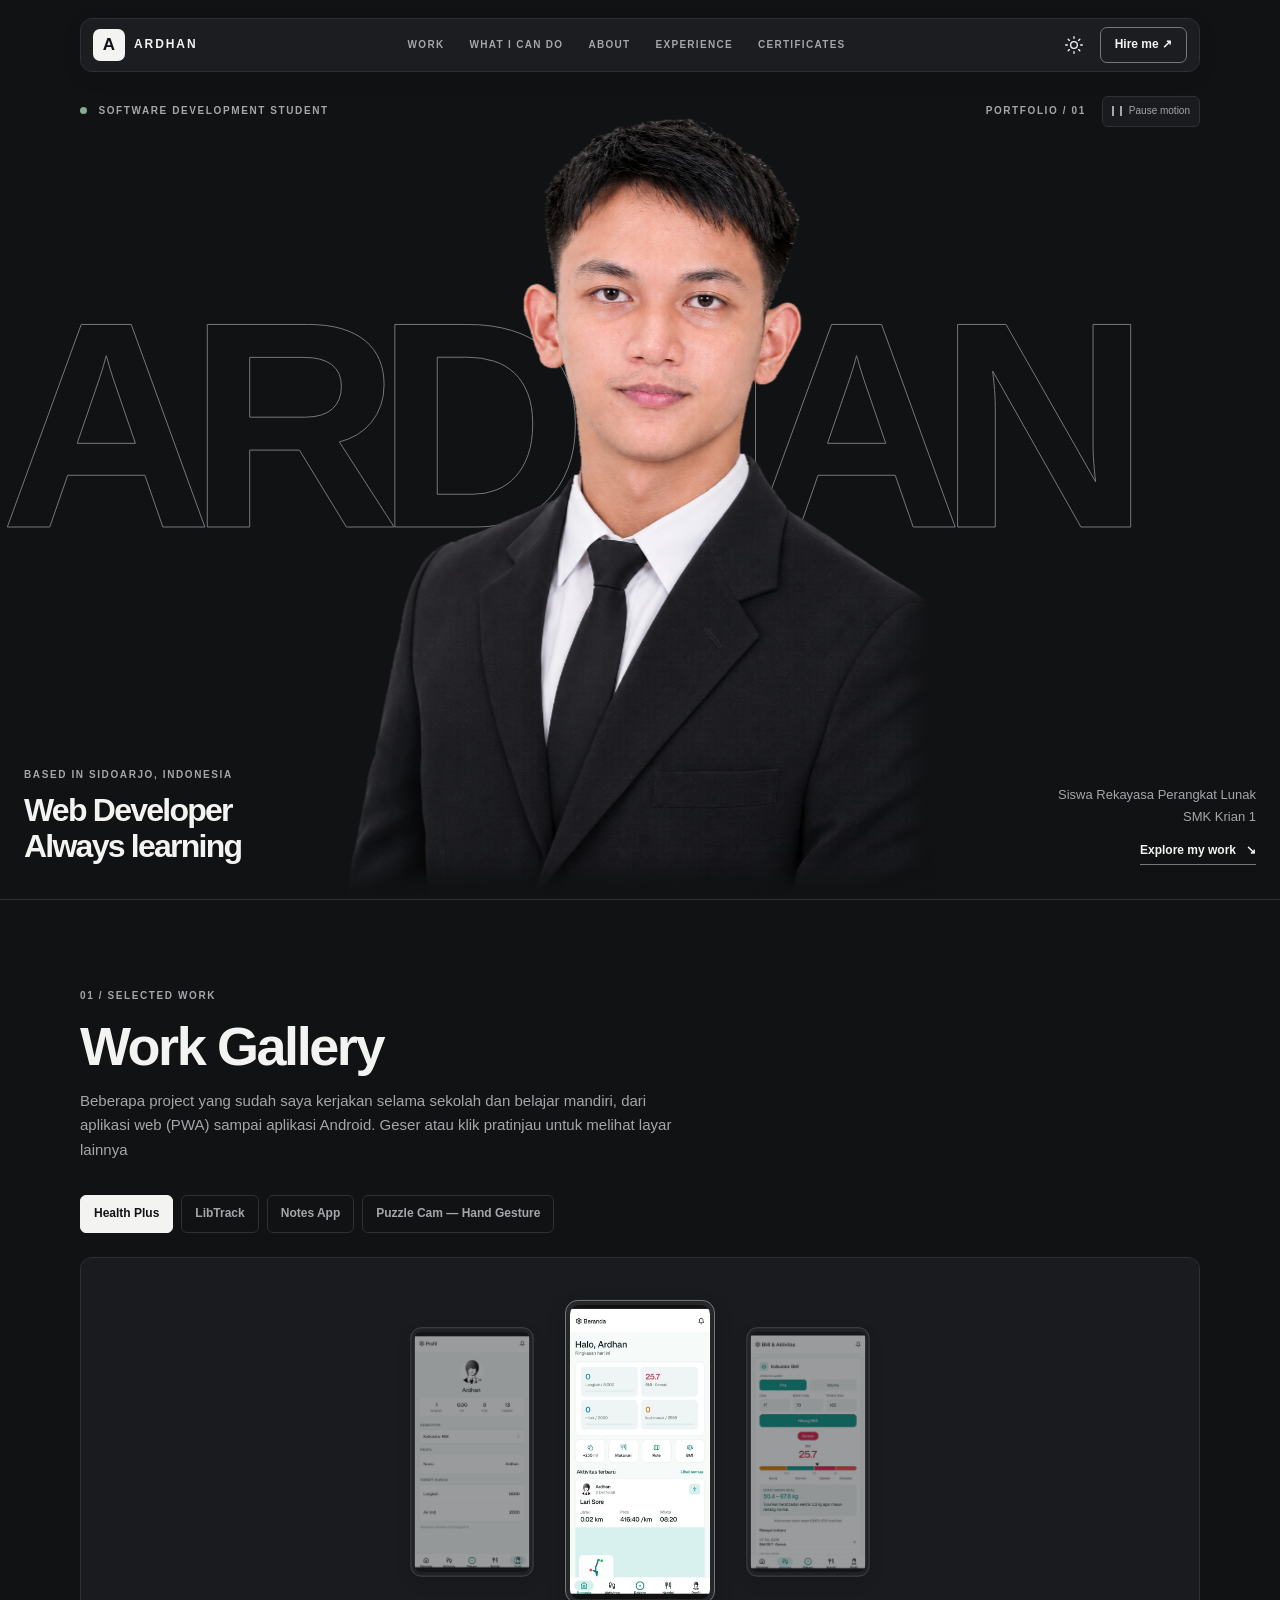
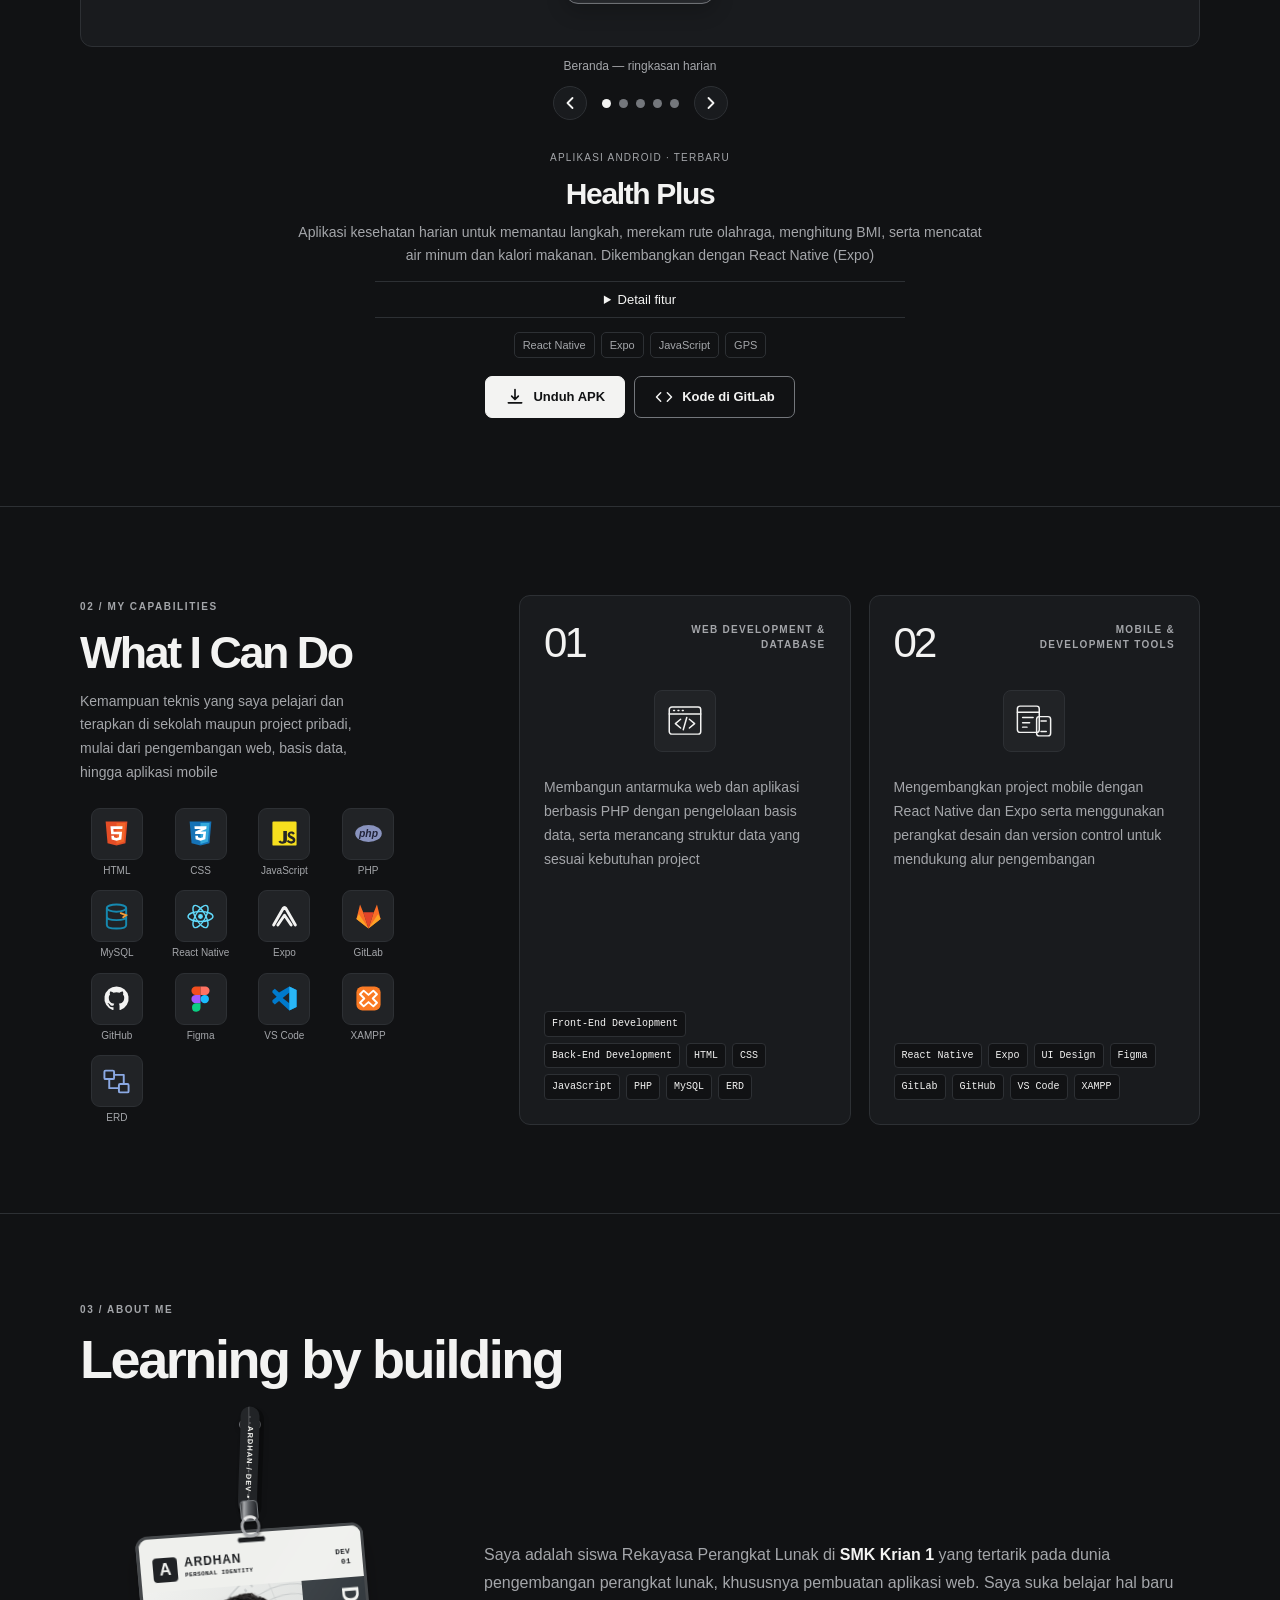
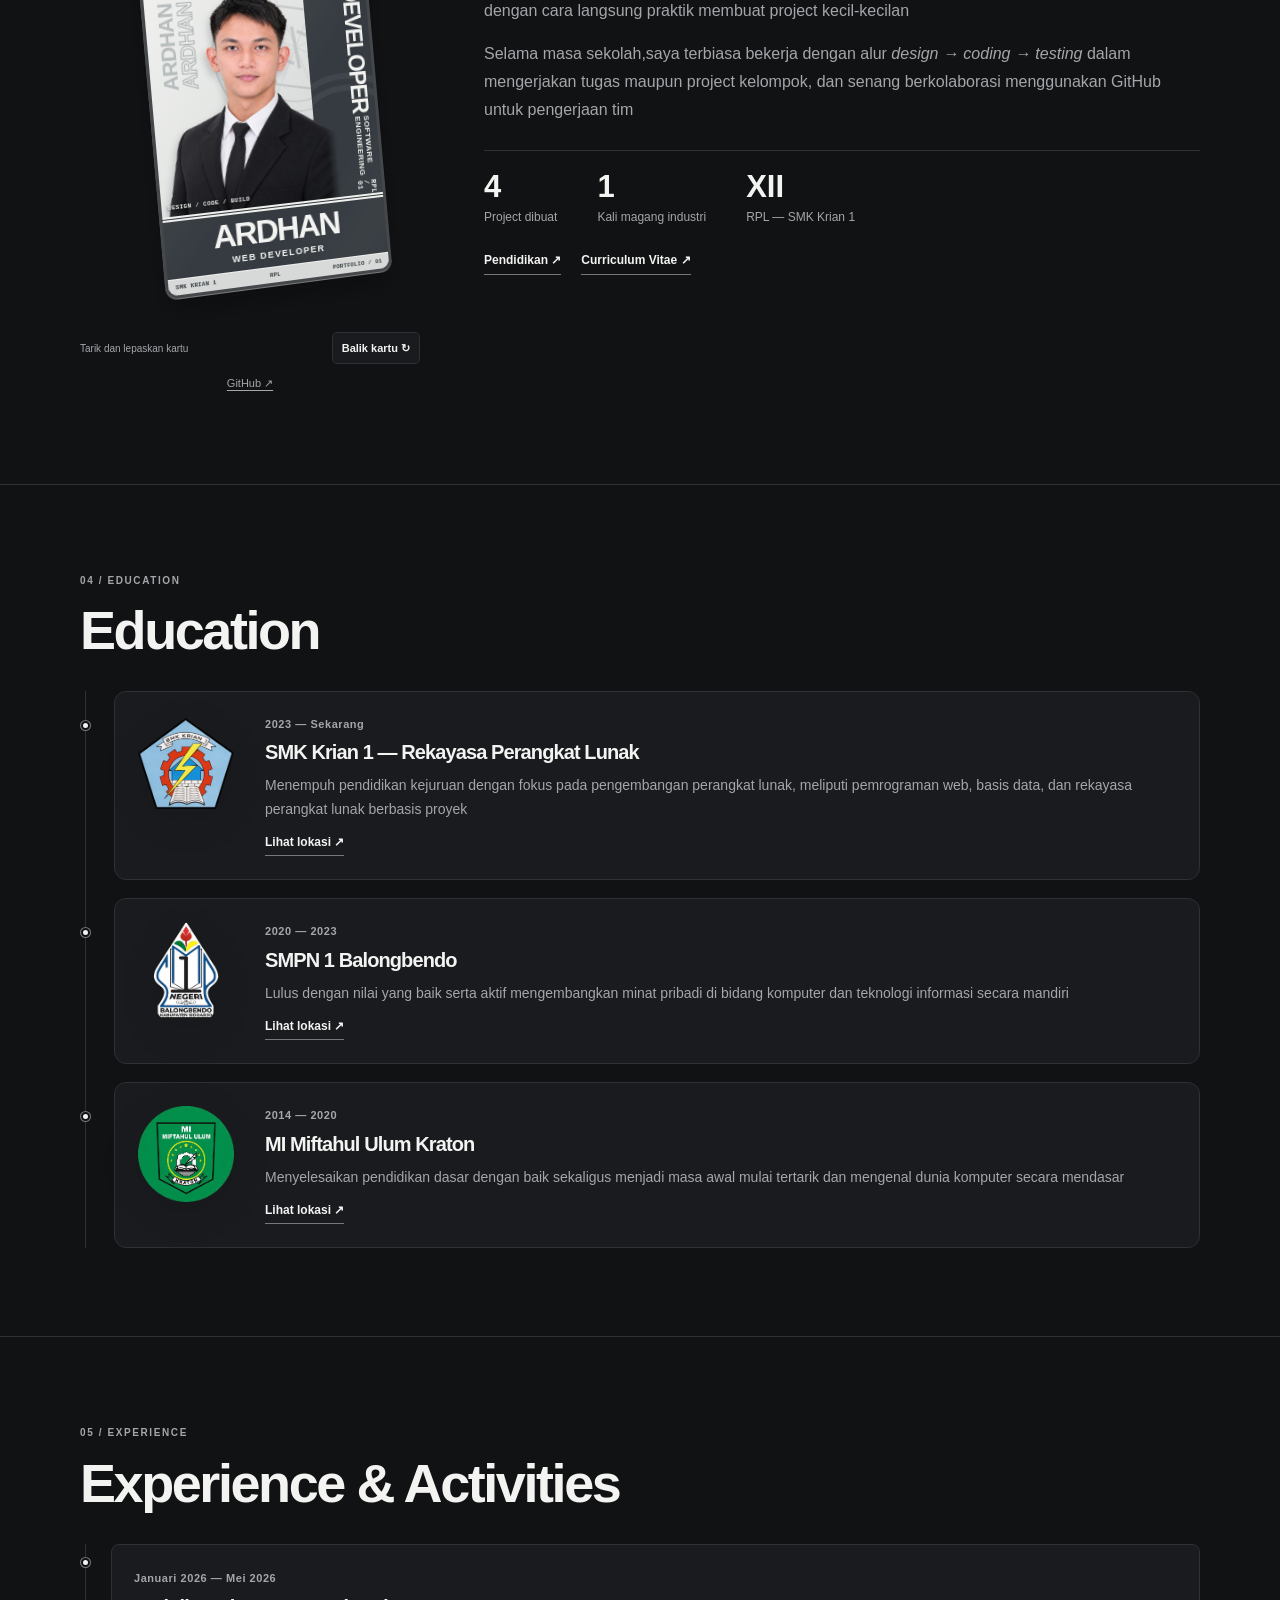
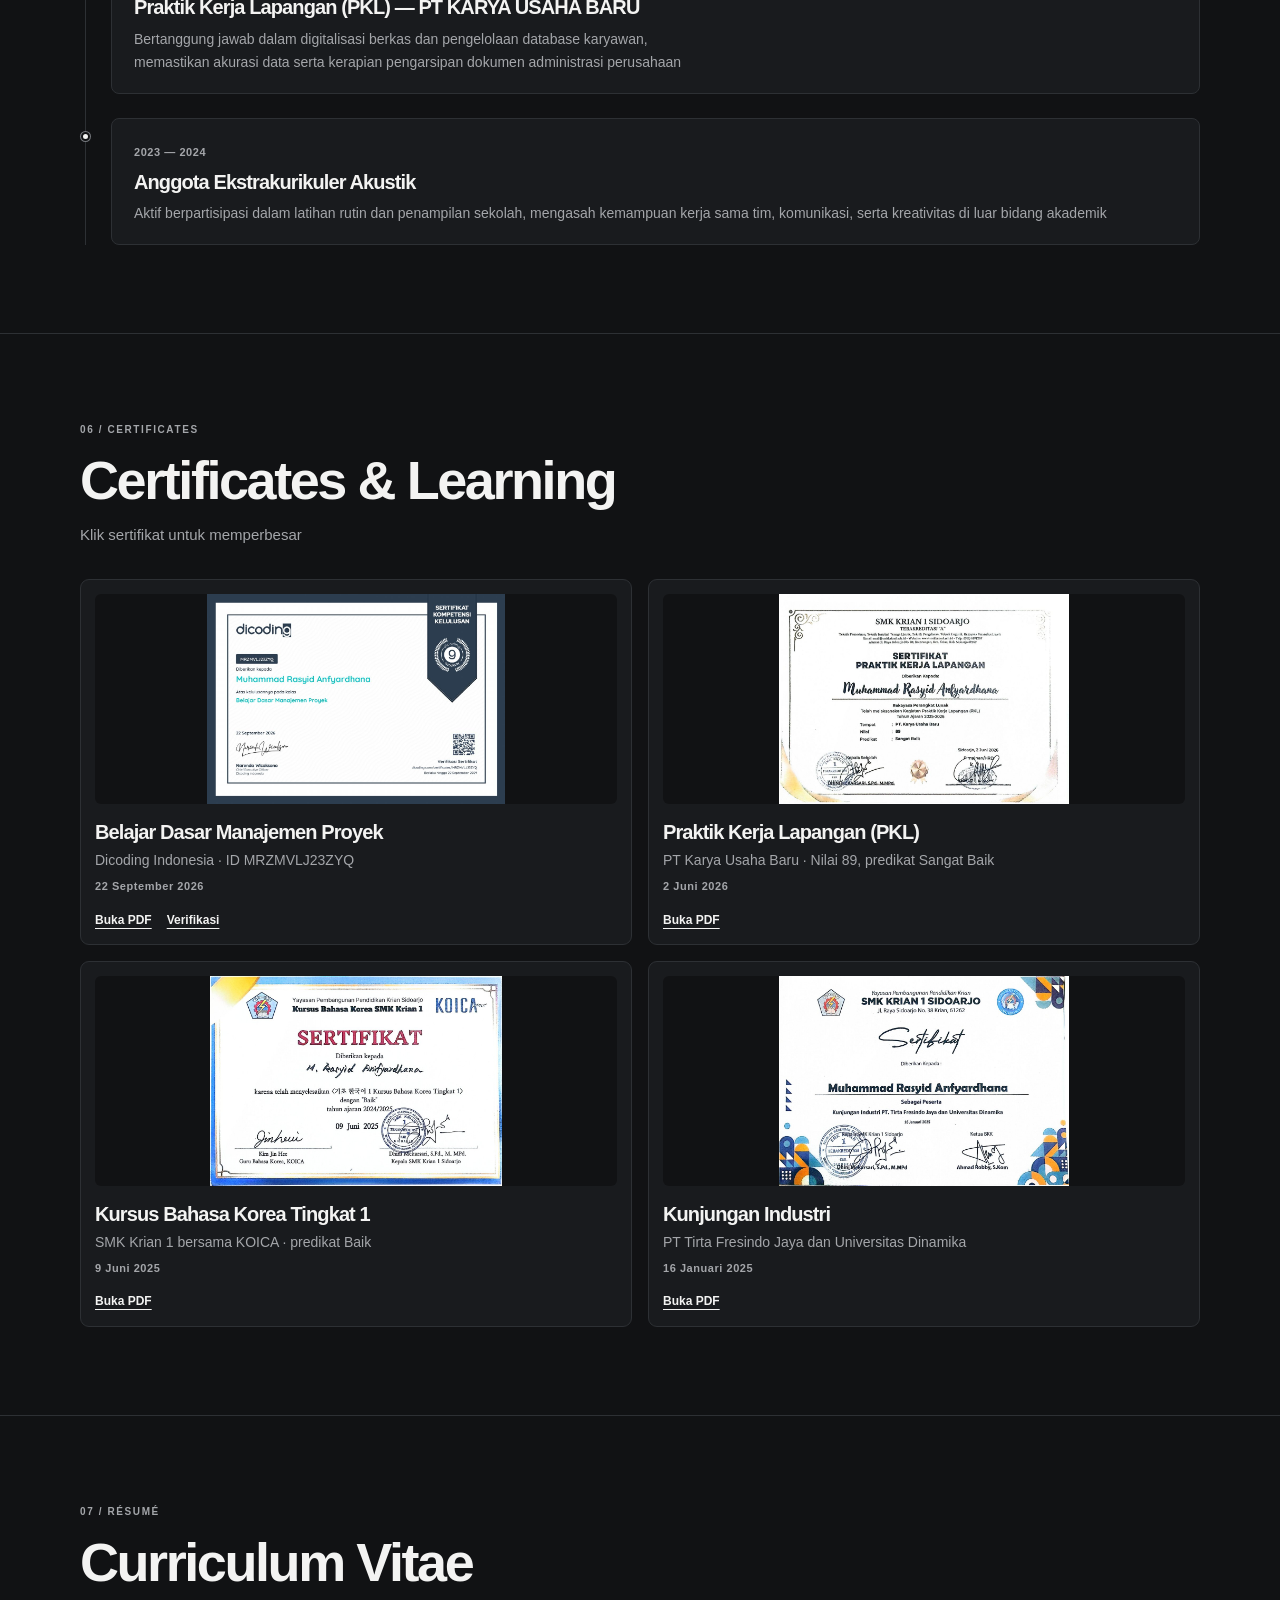
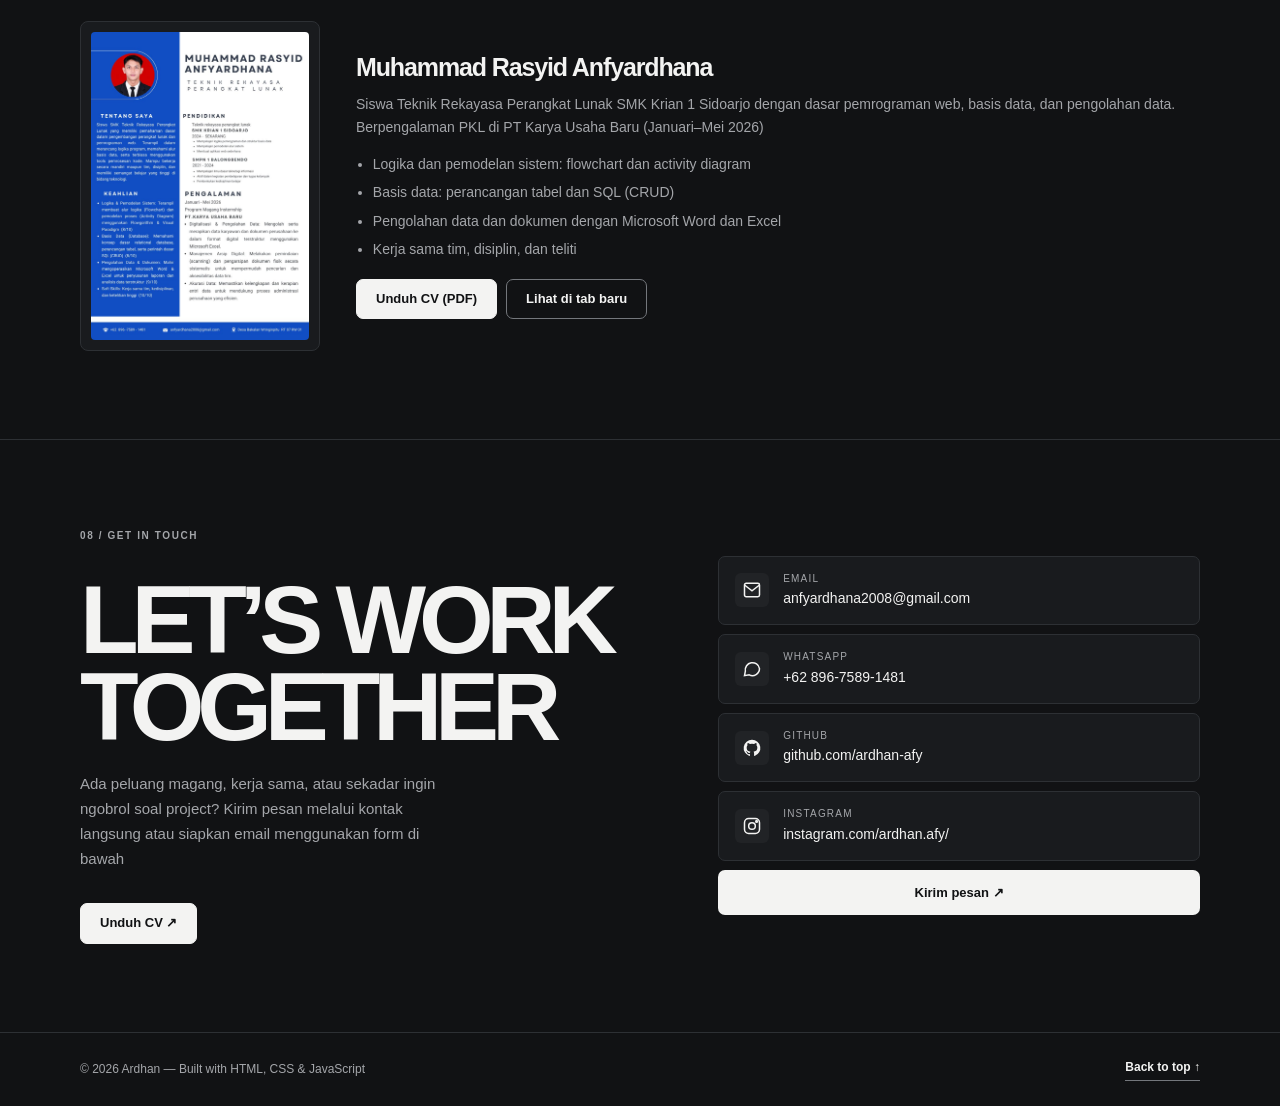
<file: index.html>
<!DOCTYPE html>

<html lang="id">
<head>
<meta charset="utf-8"/>
<meta content="width=device-width, initial-scale=1.0" name="viewport"/>
<title>Ardhan — Rekayasa Perangkat Lunak</title>
<meta content="Portfolio siswa Rekayasa Perangkat Lunak SMK Krian 1" name="description"/>
<meta content="#111214" name="theme-color"/>
<link href="editorial.css" rel="stylesheet"/><link href="motion.css" rel="stylesheet"/><link href="about-card.css" rel="stylesheet"/><script>try{document.documentElement.dataset.theme=localStorage.getItem("ardhan-theme")||"dark"}catch(e){}</script></head>
<body>
<a class="skip-link" href="#tentang">Lewati ke konten</a>
<!-- ================= NAVBAR ================= -->
<header class="navbar" id="navbar">
<div class="nav-inner">
<a class="nav-logo" href="#home"><span aria-hidden="true" class="brand-mark">A</span><span>ARDHAN</span></a>
<nav aria-label="Navigasi utama" class="nav-tabs" id="navTabs"><a class="tab" data-tab="project" href="#project">Work</a><a class="tab" data-tab="skill" href="#skill">What I Can Do</a><a class="tab" data-tab="tentang" href="#tentang">About</a><a class="tab" data-tab="pengalaman" href="#pengalaman">Experience</a><a class="tab" data-tab="sertifikat" href="#sertifikat">Certificates</a></nav><div class="nav-actions"><button aria-label="Aktifkan tema terang" class="theme-toggle" id="themeToggle" title="Ganti tema" type="button"><svg fill="none" stroke="currentColor" stroke-linecap="round" stroke-width="1.6" viewbox="0 0 24 24"><circle cx="12" cy="12" r="4"></circle><path d="M12 2v2m0 16v2M2 12h2m16 0h2M5 5l1.5 1.5m11 11L19 19M19 5l-1.5 1.5m-11 11L5 19"></path></svg></button><a class="hire-link" href="#kontak">Hire me <span aria-hidden="true">↗</span></a></div>
<button aria-controls="navTabs" aria-expanded="false" aria-label="Buka menu" class="burger" id="burgerBtn">
<span></span><span></span><span></span>
</button>
</div>
</header>
<!-- ================= HERO ================= -->
<section class="hero" id="home"><div class="hero-top"><span class="eyebrow"><i></i> Software development student</span><div class="hero-tools"><a class="hero-index" href="#project">Portfolio / 01</a><button aria-pressed="false" class="motion-toggle" hidden="" id="motionToggle" type="button"><span aria-hidden="true" class="motion-icon"></span><span class="motion-label">Pause motion</span></button></div></div><h1 class="hero-name"><span class="sr-only">Muhammad Rasyid Anfyardhana — </span>ARDHAN</h1><div aria-hidden="true" class="hero-ticker"><div class="hero-ticker-track"><span>ARDHAN   ARDHAN  </span><span>ARDHAN   ARDHAN  </span></div></div><img alt="Foto profil Ardhan" class="hero-portrait" fetchpriority="high" height="1360" src="hero-portrait.png" width="1024"/><div class="hero-bottom"><div><p class="eyebrow">Based in Sidoarjo, Indonesia</p><p class="hero-intro">Web Developer<br/>Always learning</p></div><div class="hero-right"><p>Siswa Rekayasa Perangkat Lunak<br/>SMK Krian 1</p><a class="arrow-link" href="#project">Explore my work <span aria-hidden="true">↘</span></a></div></div></section>
<main>
<!-- ================= TENTANG SAYA ================= -->
<!-- ================= PENDIDIKAN ================= -->
<!-- ================= SKILL ================= -->
<!-- ================= PROJECT ================= -->
<!-- ================= PENGALAMAN ================= -->
<!-- ================= SERTIFIKAT ================= -->
<!-- ================= CV ================= -->
<!-- ================= KONTAK ================= -->
<section class="section section-alt" id="project">
<div class="section-inner">
<p class="section-label">01 / Selected work</p>
<h2 class="section-title">Work Gallery</h2>
<p class="section-sub">Beberapa project yang sudah saya kerjakan selama sekolah dan belajar mandiri, dari aplikasi web (PWA) sampai aplikasi Android. Geser atau klik pratinjau untuk melihat layar lainnya</p>
<!-- ===== PROJECT UNGGULAN: HEALTH PLUS ===== -->
<div aria-label="Pilih project" class="work-picker"><button aria-pressed="true" data-work="health-plus" type="button">Health Plus</button><button aria-pressed="false" data-work="work-2" type="button">LibTrack</button><button aria-pressed="false" data-work="work-3" type="button">Notes App</button><button aria-pressed="false" data-work="work-4" type="button">Puzzle Cam — Hand Gesture</button></div><article class="hp-feature" id="health-plus">
<div class="hp-stage">
<div aria-label="Pratinjau layar aplikasi Health Plus" class="hp-viewport" role="group">
<div class="hp-track">
<button aria-label="Beranda — ringkasan harian" class="hp-phone" data-title="Beranda — ringkasan harian" type="button"><span class="hp-body"><img alt="Layar Beranda Health Plus" draggable="false" loading="lazy" src="projects/health-plus/beranda.jpg"/></span></button>
<button aria-label="Aktivitas — kalkulator BMI" class="hp-phone" data-title="Aktivitas — kalkulator BMI" type="button"><span class="hp-body"><img alt="Layar kalkulator BMI Health Plus" draggable="false" loading="lazy" src="projects/health-plus/bmi.jpg"/></span></button>
<button aria-label="Rekam — rute lari dengan GPS" class="hp-phone" data-title="Rekam — rute lari dengan GPS" type="button"><span class="hp-body"><img alt="Layar rekam rute GPS Health Plus" draggable="false" loading="lazy" src="projects/health-plus/rekam.jpg"/></span></button>
<button aria-label="Nutrisi — air minum &amp; kalori" class="hp-phone" data-title="Nutrisi — air minum &amp; kalori" type="button"><span class="hp-body"><img alt="Layar nutrisi Health Plus" draggable="false" loading="lazy" src="projects/health-plus/nutrisi.jpg"/></span></button>
<button aria-label="Profil — target harian" class="hp-phone" data-title="Profil — target harian" type="button"><span class="hp-body"><img alt="Layar profil Health Plus" draggable="false" loading="lazy" src="projects/health-plus/profil.jpg"/></span></button>
</div>
</div>
<div aria-live="polite" class="hp-caption"></div>
<div class="hp-nav">
<button aria-label="Layar sebelumnya" class="hp-arrow hp-prev" type="button"><svg aria-hidden="true" fill="none" stroke="currentColor" stroke-linecap="round" stroke-linejoin="round" stroke-width="2.2" viewbox="0 0 24 24"><path d="M15 6l-6 6 6 6"></path></svg></button>
<div class="hp-dots"></div>
<button aria-label="Layar berikutnya" class="hp-arrow hp-next" type="button"><svg aria-hidden="true" fill="none" stroke="currentColor" stroke-linecap="round" stroke-linejoin="round" stroke-width="2.2" viewbox="0 0 24 24"><path d="M9 6l6 6-6 6"></path></svg></button>
</div>
</div><div class="hp-info">
<span class="hp-badge">Aplikasi Android · Terbaru</span>
<h3>Health Plus</h3>
<p>Aplikasi kesehatan harian untuk memantau langkah, merekam rute olahraga, menghitung BMI, serta mencatat air minum dan kalori makanan. Dikembangkan dengan React Native (Expo)</p>
<details class="work-details"><summary>Detail fitur</summary><ul class="hp-points">
<li>Rekam rute lari, jalan, atau sepeda dengan GPS dan peta satelit</li>
<li>Kalkulator BMI, berat badan ideal, dan kebutuhan kalori (BMR/TDEE)</li>
<li>Catat asupan air &amp; makanan, lengkap dengan target harian</li>
<li>Data tersimpan otomatis di perangkat</li>
</ul></details>
<div class="tag-list small"><span class="tag">React Native</span><span class="tag">Expo</span><span class="tag">JavaScript</span><span class="tag">GPS</span></div>
<div class="hp-actions">
<a class="btn btn-primary" href="https://drive.google.com/file/d/1f1vXx5tdvfQVrUWSzXlzJQNWYF3Pv4AC/view?usp=drive_link" rel="noopener" target="_blank"><svg fill="none" stroke="currentColor" stroke-linecap="round" stroke-linejoin="round" stroke-width="2" viewbox="0 0 24 24"><path d="M12 3v12m0 0l-4-4m4 4l4-4"></path><path d="M4 19h16"></path></svg>Unduh APK</a>
<a class="btn btn-ghost" href="https://gitlab.com/anfyardhana2008/healthy_plus" rel="noopener" target="_blank"><svg fill="none" stroke="currentColor" stroke-linecap="round" stroke-linejoin="round" stroke-width="1.8" viewbox="0 0 24 24"><path d="M8 7l-5 5 5 5M16 7l5 5-5 5"></path></svg>Kode di GitLab</a>
</div>
</div>
</article>
<article class="hp-feature rev" id="work-2">
<div class="hp-stage">
<div aria-label="Pratinjau layar aplikasi LibTrack" class="hp-viewport" role="group">
<div class="hp-track">
<button aria-label="Beranda — ringkasan aset" class="hp-phone" data-title="Beranda — ringkasan aset" type="button"><span class="hp-body"><img alt="Beranda LibTrack" draggable="false" loading="lazy" src="projects/libtrack/s1.jpg"/></span></button>
<button aria-label="Inventaris — daftar barang" class="hp-phone" data-title="Inventaris — daftar barang" type="button"><span class="hp-body"><img alt="Daftar inventaris LibTrack" draggable="false" loading="lazy" src="projects/libtrack/s2.jpg"/></span></button>
<button aria-label="Peminjaman barang" class="hp-phone" data-title="Peminjaman barang" type="button"><span class="hp-body"><img alt="Layar peminjaman LibTrack" draggable="false" loading="lazy" src="projects/libtrack/s3.jpg"/></span></button>
<button aria-label="Mode gelap" class="hp-phone" data-title="Mode gelap" type="button"><span class="hp-body"><img alt="LibTrack mode gelap" draggable="false" loading="lazy" src="projects/libtrack/s4.jpg"/></span></button>
</div>
</div>
<div aria-live="polite" class="hp-caption"></div>
<div class="hp-nav">
<button aria-label="Layar sebelumnya" class="hp-arrow hp-prev" type="button"><svg aria-hidden="true" fill="none" stroke="currentColor" stroke-linecap="round" stroke-linejoin="round" stroke-width="2.2" viewbox="0 0 24 24"><path d="M15 6l-6 6 6 6"></path></svg></button>
<div class="hp-dots"></div>
<button aria-label="Layar berikutnya" class="hp-arrow hp-next" type="button"><svg aria-hidden="true" fill="none" stroke="currentColor" stroke-linecap="round" stroke-linejoin="round" stroke-width="2.2" viewbox="0 0 24 24"><path d="M9 6l6 6-6 6"></path></svg></button>
</div>
</div><div class="hp-info">
<span class="hp-badge">Aplikasi Web · PWA</span>
<h3>LibTrack</h3>
<p>Sistem inventaris perpustakaan untuk mencatat barang, kondisi, dan peminjaman, lengkap dengan cetak laporan dan QR code. Bisa dipasang sebagai aplikasi (PWA)</p>
<details class="work-details"><summary>Detail fitur</summary><ul class="hp-points">
<li>Catat barang beserta kondisi, kategori, dan lokasi ruangan</li>
<li>Pencatatan peminjaman dan pengembalian barang</li>
<li>Cetak laporan PDF dan label QR code</li>
<li>Kunci PIN, mode gelap, dan bisa dipasang di HP</li>
</ul></details>
<div class="tag-list small"><span class="tag">HTML/CSS</span><span class="tag">JavaScript</span><span class="tag">PWA</span></div>
<div class="hp-actions">
<a class="btn btn-primary" href="projects/libtrack/index.html" rel="noopener" target="_blank"><svg fill="none" stroke="currentColor" stroke-linecap="round" stroke-linejoin="round" stroke-width="2" viewbox="0 0 24 24"><path d="M5 4l14 8-14 8z"></path></svg>Coba Demo</a>
<a class="btn btn-ghost" href="https://github.com/ardhan-afy/LibTrack" rel="noopener" target="_blank"><svg fill="none" stroke="currentColor" stroke-linecap="round" stroke-linejoin="round" stroke-width="1.8" viewbox="0 0 24 24"><path d="M8 7l-5 5 5 5M16 7l5 5-5 5"></path></svg>GitHub</a>
</div>
</div>
</article>
<article class="hp-feature" id="work-3">
<div class="hp-stage">
<div aria-label="Pratinjau layar Notes App" class="hp-viewport" role="group">
<div class="hp-track">
<button aria-label="Daftar catatan" class="hp-phone" data-title="Daftar catatan" type="button"><span class="hp-body"><img alt="Daftar catatan Notes App" draggable="false" loading="lazy" src="projects/notes/s1.jpg"/></span></button>
<button aria-label="Pencarian catatan" class="hp-phone" data-title="Pencarian catatan" type="button"><span class="hp-body"><img alt="Pencarian di Notes App" draggable="false" loading="lazy" src="projects/notes/s2.jpg"/></span></button>
<button aria-label="Mode gelap" class="hp-phone" data-title="Mode gelap" type="button"><span class="hp-body"><img alt="Notes App mode gelap" draggable="false" loading="lazy" src="projects/notes/s3.jpg"/></span></button>
</div>
</div>
<div aria-live="polite" class="hp-caption"></div>
<div class="hp-nav">
<button aria-label="Layar sebelumnya" class="hp-arrow hp-prev" type="button"><svg aria-hidden="true" fill="none" stroke="currentColor" stroke-linecap="round" stroke-linejoin="round" stroke-width="2.2" viewbox="0 0 24 24"><path d="M15 6l-6 6 6 6"></path></svg></button>
<div class="hp-dots"></div>
<button aria-label="Layar berikutnya" class="hp-arrow hp-next" type="button"><svg aria-hidden="true" fill="none" stroke="currentColor" stroke-linecap="round" stroke-linejoin="round" stroke-width="2.2" viewbox="0 0 24 24"><path d="M9 6l6 6-6 6"></path></svg></button>
</div>
</div><div class="hp-info">
<span class="hp-badge">Aplikasi Web · PWA</span>
<h3>Notes App</h3>
<p>Aplikasi catatan bergaya iOS dengan pencarian, mode gelap, dan penyimpanan otomatis di perangkat. Bisa dipasang sebagai aplikasi (PWA)</p>
<details class="work-details"><summary>Detail fitur</summary><ul class="hp-points">
<li>Catatan dengan kategori berwarna: Pribadi, Penting, Resep/Tugas</li>
<li>Pencarian cepat berdasarkan judul, isi, atau kategori</li>
<li>Sematkan catatan penting dan mode gelap</li>
<li>Tersimpan otomatis di perangkat</li>
</ul></details>
<div class="tag-list small"><span class="tag">HTML/CSS</span><span class="tag">JavaScript</span><span class="tag">LocalStorage</span><span class="tag">PWA</span></div>
<div class="hp-actions">
<a class="btn btn-primary" href="projects/notes/index.html" rel="noopener" target="_blank"><svg fill="none" stroke="currentColor" stroke-linecap="round" stroke-linejoin="round" stroke-width="2" viewbox="0 0 24 24"><path d="M5 4l14 8-14 8z"></path></svg>Coba Demo</a>
<a class="btn btn-ghost" href="https://github.com/ardhan-afy/note-apps" rel="noopener" target="_blank"><svg fill="none" stroke="currentColor" stroke-linecap="round" stroke-linejoin="round" stroke-width="1.8" viewbox="0 0 24 24"><path d="M8 7l-5 5 5 5M16 7l5 5-5 5"></path></svg>GitHub</a>
</div>
</div>
</article>
<article class="hp-feature rev is-wide" id="work-4">
<div class="hp-stage">
<div aria-label="Ilustrasi cara kerja Puzzle Cam" class="hp-viewport" role="group">
<div class="hp-track">
<button aria-label="Bingkai dari dua tangan (ilustrasi)" class="hp-phone" data-title="Bingkai dari dua tangan (ilustrasi)" type="button"><span class="hp-body"><img alt="Ilustrasi pengambilan foto dengan dua tangan" draggable="false" loading="lazy" src="projects/hand-gesture/ilustrasi-1.svg"/></span></button>
<button aria-label="Puzzle digeser dengan cubitan (ilustrasi)" class="hp-phone" data-title="Puzzle digeser dengan cubitan (ilustrasi)" type="button"><span class="hp-body"><img alt="Ilustrasi puzzle yang ditukar dengan gerakan tangan" draggable="false" loading="lazy" src="projects/hand-gesture/ilustrasi-2.svg"/></span></button>
</div>
</div>
<div aria-live="polite" class="hp-caption"></div>
<div class="hp-nav">
<button aria-label="Layar sebelumnya" class="hp-arrow hp-prev" type="button"><svg aria-hidden="true" fill="none" stroke="currentColor" stroke-linecap="round" stroke-linejoin="round" stroke-width="2.2" viewbox="0 0 24 24"><path d="M15 6l-6 6 6 6"></path></svg></button>
<div class="hp-dots"></div>
<button aria-label="Layar berikutnya" class="hp-arrow hp-next" type="button"><svg aria-hidden="true" fill="none" stroke="currentColor" stroke-linecap="round" stroke-linejoin="round" stroke-width="2.2" viewbox="0 0 24 24"><path d="M9 6l6 6-6 6"></path></svg></button>
</div>
</div><div class="hp-info">
<span class="hp-badge">Computer Vision · Web</span>
<h3>Puzzle Cam — Hand Gesture</h3>
<p>Kamera mendeteksi dua tangan. Cubit untuk mengambil foto, lalu foto dipecah jadi puzzle yang bisa ditukar dengan gerakan tangan</p>
<details class="work-details"><summary>Detail fitur</summary><ul class="hp-points">
<li>Deteksi dua tangan secara langsung lewat webcam (MediaPipe)</li>
<li>Bingkai foto dibentuk dari jempol dan telunjuk kedua tangan</li>
<li>Foto dipecah jadi puzzle 2×2 sampai 5×5</li>
<li>Galeri hasil foto yang bisa diunduh</li>
</ul></details>
<div class="tag-list small"><span class="tag">JavaScript</span><span class="tag">MediaPipe</span><span class="tag">Webcam</span></div>
<div class="hp-actions">
<a class="btn btn-primary" href="projects/hand-gesture/index.html" rel="noopener" target="_blank"><svg fill="none" stroke="currentColor" stroke-linecap="round" stroke-linejoin="round" stroke-width="2" viewbox="0 0 24 24"><path d="M5 4l14 8-14 8z"></path></svg>Coba Demo</a>
<a class="btn btn-ghost" href="https://github.com/ardhan-afy/project-hand-gesture" rel="noopener" target="_blank"><svg fill="none" stroke="currentColor" stroke-linecap="round" stroke-linejoin="round" stroke-width="1.8" viewbox="0 0 24 24"><path d="M8 7l-5 5 5 5M16 7l5 5-5 5"></path></svg>GitHub</a>
</div>
</div>
</article>
</div>
</section><section class="section" id="skill"><div class="section-inner capability-layout">
<div class="capability-intro"><p class="section-label">02 / My capabilities</p><h2 class="section-title">What I Can Do</h2><p class="section-sub">Kemampuan teknis yang saya pelajari dan terapkan di sekolah maupun project pribadi, mulai dari pengembangan web, basis data, hingga aplikasi mobile</p><ul class="technology-grid" aria-label="Teknologi dan perangkat yang digunakan"><li class="stack-tile" title="HTML"><span class="stack-symbol"><svg aria-hidden="true" focusable="false" viewBox="0 0 24 24" class="stack-icon" xmlns="http://www.w3.org/2000/svg"><path fill="#E44D26" d="M3 2h18l-1.6 18L12 22 4.6 20z"/><path fill="#F16529" d="M12 3.4h7.5l-1.4 15.5-6.1 1.7z"/><path fill="#fff" d="M7 6h10l-.2 2.2H9.4l.2 2.3h7l-.6 6.4-4 1.1-4-1.1-.3-3h2.2l.1 1.3 2 .5 2-.5.2-2.5H7.6z"/></svg></span><span class="stack-name">HTML</span></li>
<li class="stack-tile" title="CSS"><span class="stack-symbol"><svg aria-hidden="true" focusable="false" viewBox="0 0 24 24" class="stack-icon" xmlns="http://www.w3.org/2000/svg"><path fill="#1572B6" d="M3 2h18l-1.6 18L12 22 4.6 20z"/><path fill="#33A9DC" d="M12 3.4h7.5l-1.4 15.5-6.1 1.7z"/><path fill="#fff" d="M7 6h10l-.2 2.3-4.8 2h4.6l-.6 6.5-4 1.1-4-1.1-.3-3h2.2l.1 1.4 2 .5 2-.5.3-2.7H7.5l.2-2.2 4.8-2H7.2z"/></svg></span><span class="stack-name">CSS</span></li>
<li class="stack-tile" title="JavaScript"><span class="stack-symbol"><svg aria-hidden="true" focusable="false" viewBox="0 0 24 24" class="stack-icon" xmlns="http://www.w3.org/2000/svg"><rect x="2" y="2" width="20" height="20" rx="1" fill="#F7DF1E"/><path fill="#262626" d="M12 10h2v7c0 3-2 3.5-4 3.5-1.5 0-2.5-.7-3-1.8l1.7-1c.3.6.6 1 1.3 1 .8 0 1-.4 1-1.6V10zm8.5 2-1.5 1c-.3-.6-.8-.9-1.4-.9-.6 0-1 .3-1 .8 0 .6.5.9 1.7 1.4 1.6.7 2.7 1.4 2.7 3.1 0 1.8-1.4 3-3.4 3-1.8 0-3.1-.8-3.8-2.1l1.7-1c.5.8 1.1 1.2 2.1 1.2.8 0 1.3-.4 1.3-.9 0-.7-.6-1-1.8-1.5-1.5-.7-2.5-1.4-2.5-3 0-1.7 1.3-2.8 3-2.8 1.4 0 2.3.5 2.9 1.7z"/></svg></span><span class="stack-name">JavaScript</span></li>
<li class="stack-tile" title="PHP"><span class="stack-symbol"><svg aria-hidden="true" focusable="false" viewBox="0 0 24 24" class="stack-icon" xmlns="http://www.w3.org/2000/svg"><ellipse cx="12" cy="12" rx="11" ry="7" fill="#8993BE"/><text x="12" y="14.7" font-size="8.6" text-anchor="middle" font-family="Arial,sans-serif" font-weight="bold" font-style="italic" fill="#22243a">php</text></svg></span><span class="stack-name">PHP</span></li>
<li class="stack-tile" title="MySQL"><span class="stack-symbol"><svg aria-hidden="true" focusable="false" viewBox="0 0 24 24" class="stack-icon" xmlns="http://www.w3.org/2000/svg"><g fill="none" stroke="#1689B0" stroke-width="1.6" stroke-linejoin="round"><ellipse cx="12" cy="5" rx="8" ry="3"/><path d="M4 5v14c0 4 16 4 16 0V5M4 12c0 4 16 4 16 0"/></g><path d="m15 9 5 2-3 2" fill="none" stroke="#F29D38" stroke-width="1.5"/></svg></span><span class="stack-name">MySQL</span></li>
<li class="stack-tile" title="React Native"><span class="stack-symbol"><svg aria-hidden="true" focusable="false" viewBox="0 0 24 24" class="stack-icon" xmlns="http://www.w3.org/2000/svg"><g fill="none" stroke="#61DAFB" stroke-width="1.15"><ellipse cx="12" cy="12" rx="10.3" ry="4.1"/><ellipse cx="12" cy="12" rx="10.3" ry="4.1" transform="rotate(60 12 12)"/><ellipse cx="12" cy="12" rx="10.3" ry="4.1" transform="rotate(120 12 12)"/></g><circle cx="12" cy="12" r="2" fill="#61DAFB"/></svg></span><span class="stack-name">React Native</span></li>
<li class="stack-tile" title="Expo"><span class="stack-symbol"><svg aria-hidden="true" focusable="false" viewBox="0 0 24 24" class="stack-icon" xmlns="http://www.w3.org/2000/svg"><path fill="none" stroke="currentColor" stroke-width="2.4" stroke-linecap="round" stroke-linejoin="round" d="m3 19 8.1-14a1 1 0 0 1 1.8 0L21 19m-14.5 0 5.5-8 5.5 8"/></svg></span><span class="stack-name">Expo</span></li>
<li class="stack-tile" title="GitLab"><span class="stack-symbol"><svg aria-hidden="true" focusable="false" viewBox="0 0 24 24" class="stack-icon" xmlns="http://www.w3.org/2000/svg"><path fill="#E24329" d="m12 22 4.4-13.5H7.6z"/><path fill="#FC6D26" d="M12 22 2 14l3-12 2.6 6.5zM12 22l10-8-3-12-2.6 6.5z"/><path fill="#FCA326" d="m2 14 10 8L4 10zm20 0-10 8 8-12z"/></svg></span><span class="stack-name">GitLab</span></li>
<li class="stack-tile" title="GitHub"><span class="stack-symbol"><svg aria-hidden="true" focusable="false" viewBox="0 0 24 24" class="stack-icon" xmlns="http://www.w3.org/2000/svg"><path fill="currentColor" d="M12 2a10 10 0 0 0-3.16 19.49c.5.09.68-.22.68-.48v-1.87c-2.78.6-3.37-1.18-3.37-1.18-.45-1.16-1.11-1.47-1.11-1.47-.91-.62.07-.61.07-.61 1 .07 1.53 1.03 1.53 1.03.89 1.53 2.34 1.09 2.91.84.09-.65.35-1.09.63-1.34-2.22-.25-4.55-1.11-4.55-4.94 0-1.09.39-1.98 1.03-2.68-.1-.25-.45-1.27.1-2.64 0 0 .84-.27 2.75 1.02a9.6 9.6 0 0 1 5 0c1.91-1.29 2.75-1.02 2.75-1.02.55 1.37.2 2.39.1 2.64.64.7 1.03 1.59 1.03 2.68 0 3.84-2.34 4.69-4.57 4.94.36.31.68.92.68 1.85v2.75c0 .27.18.58.69.48A10 10 0 0 0 12 2z"/></svg></span><span class="stack-name">GitHub</span></li>
<li class="stack-tile" title="Figma"><span class="stack-symbol"><svg aria-hidden="true" focusable="false" viewBox="0 0 24 24" class="stack-icon" xmlns="http://www.w3.org/2000/svg"><path fill="#F24E1E" d="M8 2h4v7H8a3.5 3.5 0 1 1 0-7z"/><path fill="#FF7262" d="M12 2h4a3.5 3.5 0 1 1 0 7h-4z"/><path fill="#A259FF" d="M8 9h4v7H8a3.5 3.5 0 1 1 0-7z"/><circle cx="15.5" cy="12.5" r="3.5" fill="#1ABCFE"/><path fill="#0ACF83" d="M8 16h4v3.5A3.5 3.5 0 1 1 8 16z"/></svg></span><span class="stack-name">Figma</span></li>
<li class="stack-tile" title="VS Code"><span class="stack-symbol"><svg aria-hidden="true" focusable="false" viewBox="0 0 24 24" class="stack-icon" xmlns="http://www.w3.org/2000/svg"><path fill="#007ACC" d="m16 2 6 3v14l-6 3L7.5 14 4 17l-2-2v-1.5l3.5-3L2 7V5.5L4 4l3.5 3L16 2zm0 5-5.5 4.5L16 16z"/><path fill="#29B6F6" d="M16 2v20l6-3V5z"/></svg></span><span class="stack-name">VS Code</span></li>
<li class="stack-tile" title="XAMPP"><span class="stack-symbol"><svg aria-hidden="true" focusable="false" viewBox="0 0 24 24" class="stack-icon" xmlns="http://www.w3.org/2000/svg"><rect x="2" y="2" width="20" height="20" rx="5" fill="#FB7A24"/><path d="M12 9 8 5.5 5 8.5l3.5 3.5L5 15.5l3 3L12 15l4 3.5 3-3-3.5-3.5L19 8.5l-3-3z" fill="none" stroke="#fff" stroke-width="1.6" stroke-linejoin="round"/></svg></span><span class="stack-name">XAMPP</span></li>
<li class="stack-tile" title="ERD"><span class="stack-symbol"><svg aria-hidden="true" focusable="false" viewBox="0 0 24 24" class="stack-icon" xmlns="http://www.w3.org/2000/svg"><g fill="none" stroke="#8BA9E3" stroke-width="1.6" stroke-linejoin="round"><rect x="2" y="3" width="8" height="7" rx="1"/><rect x="14" y="14" width="8" height="7" rx="1"/><path d="M6 10v7.5h8M10 6.5h8V14"/></g></svg></span><span class="stack-name">ERD</span></li></ul></div>
<article class="skill-card capability-card"><header class="cap-head"><span class="cap-number" aria-hidden="true">01</span><h3 class="skill-cat">Web Development &amp; Database</h3></header><div class="cap-symbol"><svg viewBox="0 0 48 48" fill="none" stroke="currentColor" stroke-width="1.7" stroke-linecap="round" stroke-linejoin="round" aria-hidden="true"><rect x="6" y="8" width="36" height="31" rx="3"/><path d="M6 16h36M11 12h1m4 0h1m4 0h1M19 22l-6 5 6 5m10-10 6 5-6 5m-3-12-4 14"/></svg></div><p class="cap-description">Membangun antarmuka web dan aplikasi berbasis PHP dengan pengelolaan basis data, serta merancang struktur data yang sesuai kebutuhan project</p><ul class="skill-pills cap-tags"><li class="skill-pill">Front-End Development</li><li class="skill-pill">Back-End Development</li><li class="skill-pill">HTML</li><li class="skill-pill">CSS</li><li class="skill-pill">JavaScript</li><li class="skill-pill">PHP</li><li class="skill-pill">MySQL</li><li class="skill-pill">ERD</li></ul></article>
<article class="skill-card capability-card"><header class="cap-head"><span class="cap-number" aria-hidden="true">02</span><h3 class="skill-cat">Mobile &amp; Development Tools</h3></header><div class="cap-symbol"><svg viewBox="0 0 48 48" fill="none" stroke="currentColor" stroke-width="1.7" stroke-linecap="round" stroke-linejoin="round" aria-hidden="true"><rect x="5" y="7" width="25" height="30" rx="3"/><path d="M5 14h25M11 20h12m-12 6h8m-8 5h5"/><rect x="27" y="19" width="16" height="22" rx="3"/><path d="M32 24h6m-6 12h6"/></svg></div><p class="cap-description">Mengembangkan project mobile dengan React Native dan Expo serta menggunakan perangkat desain dan version control untuk mendukung alur pengembangan</p><ul class="skill-pills cap-tags"><li class="skill-pill">React Native</li><li class="skill-pill">Expo</li><li class="skill-pill">UI Design</li><li class="skill-pill">Figma</li><li class="skill-pill">GitLab</li><li class="skill-pill">GitHub</li><li class="skill-pill">VS Code</li><li class="skill-pill">XAMPP</li></ul></article>
</div></section><section class="section" id="tentang">
<div class="section-inner">
<p class="section-label">03 / About me</p>
<h2 class="section-title">Learning by building</h2>
<div class="about-grid">
<div class="about-card-column">
  <div class="id-stage" id="idStage" aria-label="Kartu identitas interaktif Ardhan">
    <span class="id-anchor" aria-hidden="true"></span>
    <svg class="id-lanyard" aria-hidden="true" viewBox="0 0 340 474" preserveAspectRatio="none"><defs><linearGradient id="idRibbon" x1="0" x2="1"><stop stop-color="#242629"/><stop offset=".5" stop-color="#4a4c4f"/><stop offset="1" stop-color="#212326"/></linearGradient></defs><path class="id-strap-shadow" d="M170 -4 L170 84"/><path class="id-strap" d="M170 -4 L170 84"/><path class="id-seam" d="M170 -4 L170 84"/><text class="id-strap-print"><textPath href="#idStrapText" startOffset="10">ARDHAN / DEV  •  ARDHAN / DEV</textPath></text><path id="idStrapText" d="M170 -4 L170 84" fill="none" stroke="none"/></svg>
    <div class="id-rig" id="idRig">
      <span class="id-swivel" aria-hidden="true"></span><span class="id-ring" aria-hidden="true"></span>
      <div class="id-flip-wrap" id="idFlipWrap">
        <button class="id-card" type="button" id="idCard" aria-label="Kartu Ardhan. Klik untuk membalik, atau gunakan panah untuk menggerakkan.">
          <span class="id-card-depth" aria-hidden="true"></span>
          <span class="id-face id-front">
            <span class="id-slot" aria-hidden="true"></span>
            <span class="id-topline"><span class="id-monogram">A</span><span class="id-brand">ARDHAN<span>PERSONAL IDENTITY</span></span><span class="id-edition">DEV<br/>01</span></span>
            <span class="id-artwork">
              <span class="id-seal" aria-hidden="true"><svg viewBox="0 0 160 160" fill="none" stroke="currentColor"><circle cx="80" cy="80" r="76" stroke-width="1.5"/><circle cx="80" cy="80" r="69" stroke-width="3" stroke-dasharray="2 5"/><circle cx="80" cy="80" r="58"/><circle cx="80" cy="80" r="49"/><path d="M80 0v160M0 80h160M23 23l114 114M137 23L23 137" opacity=".5"/><path d="M80 39 109 56 109 104 80 121 51 104 51 56Z" stroke-width="2"/><path d="m73 67-13 13 13 13m14-26 13 13-13 13m-3-32-8 38" stroke-width="3"/></svg></span>
              <span class="id-ghost-type" aria-hidden="true">ARDHAN<br/><span>ARDHAN</span></span>
              <span class="id-vertical"><strong>DEVELOPER</strong><span>SOFTWARE<br/>ENGINEERING</span><small>RPL / 01</small></span>
              <img class="id-portrait" src="about-card-photo.png" alt="" draggable="false"/>
              <span class="id-art-caption" aria-hidden="true">DESIGN / CODE / BUILD</span>
            </span>
            <span class="id-name-band"><strong>ARDHAN</strong><span>WEB DEVELOPER</span></span>
            <span class="id-microstrip"><span>SMK KRIAN 1</span><span>RPL</span><span>PORTFOLIO / 01</span></span>
            <span class="id-glint" aria-hidden="true"></span>
          </span>
          <span class="id-face id-back">
            <span class="id-slot" aria-hidden="true"></span>
            <span class="id-topline"><span class="id-monogram">A</span><span class="id-brand">ARDHAN<span>PERSONAL IDENTITY</span></span><span class="id-edition">DEV<br/>01</span></span>
            <span class="id-back-art">
              <span class="id-back-heading">PORTFOLIO<span>SOFTWARE DEVELOPMENT</span></span>
              <span class="id-qr-panel"><span class="id-scan">SCAN ME</span><span class="id-qr"><img src="about-card-qr.png" alt="QR menuju GitHub ardhan-afy" draggable="false"/></span><span class="id-back-handle">GITHUB / ARDHAN-AFY</span></span>
            </span>
            <span class="id-name-band id-connect-band"><strong>CONNECT</strong><span>FIND ME ON GITHUB</span></span>
            <span class="id-microstrip"><span>DESIGN</span><span>CODE</span><span>BUILD</span></span>
            <span class="id-glint" aria-hidden="true"></span>
          </span>
        </button>
      </div>
    </div>
  </div>
  <div class="id-controls"><span class="id-hint">Tarik dan lepaskan kartu</span><button type="button" id="idFlip" aria-pressed="false" class="id-flip-button">Balik kartu <span aria-hidden="true">↻</span></button></div>
  <a class="id-github" href="https://github.com/ardhan-afy" target="_blank" rel="noopener noreferrer">GitHub ↗</a>
</div>
<div class="about-text">
<p>Saya adalah siswa Rekayasa Perangkat Lunak di <strong>SMK Krian 1</strong> yang tertarik pada dunia pengembangan perangkat lunak, khususnya pembuatan aplikasi web. Saya suka belajar hal baru dengan cara langsung praktik membuat project kecil-kecilan</p>
<p>Selama masa sekolah,saya terbiasa bekerja dengan alur <em>design → coding → testing</em> dalam mengerjakan tugas maupun project kelompok, dan senang berkolaborasi menggunakan GitHub untuk pengerjaan tim</p>
<div class="about-facts">
<div class="fact">
<span class="fact-num">4</span>
<span class="fact-label">Project dibuat</span>
</div>
<div class="fact">
<span class="fact-num">1</span>
<span class="fact-label">Kali magang industri</span>
</div>
<div class="fact">
<span class="fact-num">XII</span>
<span class="fact-label">RPL — SMK Krian 1</span>
</div>
</div>
<div class="about-links"><a class="arrow-link" href="#pendidikan">Pendidikan ↗</a><a class="arrow-link" href="#cv">Curriculum Vitae ↗</a></div></div>
</div>
</div>
</section><section class="section section-alt" id="pendidikan">
<div class="section-inner">
<p class="section-label">04 / Education</p>
<h2 class="section-title">Education</h2>
<div class="timeline">
<div class="timeline-item" data-place="sekolah">
<div class="timeline-dot"></div>
<div class="timeline-content">
<div class="education-logo"><img src="assets/education/smk-krian-1.png" alt="Logo SMK Krian 1" width="100" height="100" loading="lazy" decoding="async"/></div>
<div class="education-details">
<span class="timeline-date">2023 — Sekarang</span>
<h3>SMK Krian 1 — Rekayasa Perangkat Lunak</h3>
<p>Menempuh pendidikan kejuruan dengan fokus pada pengembangan perangkat lunak, meliputi pemrograman web, basis data, dan rekayasa perangkat lunak berbasis proyek</p>
<a class="arrow-link" href="https://www.google.com/maps/search/?api=1&amp;query=SMK%20Krian%201%20Sidoarjo" rel="noopener" target="_blank">Lihat lokasi ↗</a>
</div></div>
</div>
<div class="timeline-item" data-place="smp">
<div class="timeline-dot"></div>
<div class="timeline-content">
<div class="education-logo"><img src="assets/education/smpn-1-balongbendo.png" alt="Logo SMPN 1 Balongbendo" width="100" height="100" loading="lazy" decoding="async"/></div>
<div class="education-details">
<span class="timeline-date">2020 — 2023</span>
<h3>SMPN 1 Balongbendo</h3>
<p>Lulus dengan nilai yang baik serta aktif mengembangkan minat pribadi di bidang komputer dan teknologi informasi secara mandiri</p>
<a class="arrow-link" href="https://www.google.com/maps/search/?api=1&amp;query=SMPN%201%20Balongbendo" rel="noopener" target="_blank">Lihat lokasi ↗</a>
</div></div>
</div>
<div class="timeline-item" data-place="mi">
<div class="timeline-dot"></div>
<div class="timeline-content">
<div class="education-logo"><img src="assets/education/mi-miftahul-ulum-kraton.png" alt="Logo MI Miftahul Ulum Kraton" width="100" height="100" loading="lazy" decoding="async"/></div>
<div class="education-details">
<span class="timeline-date">2014 — 2020</span>
<h3>MI Miftahul Ulum Kraton</h3>
<p>Menyelesaikan pendidikan dasar dengan baik sekaligus menjadi masa awal mulai tertarik dan mengenal dunia komputer secara mendasar</p>
<a class="arrow-link" href="https://www.google.com/maps/search/?api=1&amp;query=MI%20Miftahul%20Ulum%20Kraton" rel="noopener" target="_blank">Lihat lokasi ↗</a>
</div></div>
</div>
</div>
</div>
</section><section class="section" id="pengalaman">
<div class="section-inner">
<p class="section-label">05 / Experience</p>
<h2 class="section-title">Experience &amp; Activities</h2>
<div class="timeline">
<div class="timeline-item">
<div class="timeline-dot"></div>
<div class="timeline-content">
<span class="timeline-date">Januari 2026 — Mei 2026</span>
<h3>Praktik Kerja Lapangan (PKL) — PT KARYA USAHA BARU</h3>
<p>Bertanggung jawab dalam digitalisasi berkas dan pengelolaan database karyawan,</p>
<p>memastikan akurasi data serta kerapian pengarsipan dokumen administrasi perusahaan</p>
</div>
</div>
<div class="timeline-item">
<div class="timeline-dot"></div>
<div class="timeline-content">
<span class="timeline-date">2023 — 2024</span>
<h3>Anggota Ekstrakurikuler Akustik</h3>
<p>Aktif berpartisipasi dalam latihan rutin dan penampilan sekolah, mengasah kemampuan kerja sama tim, komunikasi, serta kreativitas di luar bidang akademik</p>
</div>
</div>
</div>
</div>
</section><section class="section section-alt" id="sertifikat">
<div class="section-inner">
<p class="section-label">06 / Certificates</p>
<h2 class="section-title">Certificates &amp; Learning</h2>
<p class="section-sub">Klik sertifikat untuk memperbesar</p>
<div class="cert-grid">
<article aria-label="Perbesar sertifikat Belajar Dasar Manajemen Proyek" class="cert-card" data-caption="Belajar Dasar Manajemen Proyek" data-zoom="sertifikat/dicoding.jpg" role="button" tabindex="0">
<div class="cert-thumb"><img alt="Sertifikat Belajar Dasar Manajemen Proyek" loading="lazy" src="sertifikat/dicoding.jpg"/></div>
<h3>Belajar Dasar Manajemen Proyek</h3>
<p>Dicoding Indonesia · ID MRZMVLJ23ZYQ</p>
<span class="cert-date">22 September 2026</span>
<div class="cert-links"><a href="sertifikat/dicoding-manajemen-proyek.pdf" rel="noopener" target="_blank">Buka PDF</a><a href="https://www.dicoding.com/certificates/MRZMVLJ23ZYQ" rel="noopener" target="_blank">Verifikasi</a></div>
</article>
<article aria-label="Perbesar sertifikat Praktik Kerja Lapangan (PKL)" class="cert-card" data-caption="Praktik Kerja Lapangan (PKL)" data-zoom="sertifikat/pkl.jpg" role="button" tabindex="0">
<div class="cert-thumb"><img alt="Sertifikat Praktik Kerja Lapangan (PKL)" loading="lazy" src="sertifikat/pkl.jpg"/></div>
<h3>Praktik Kerja Lapangan (PKL)</h3>
<p>PT Karya Usaha Baru · Nilai 89, predikat Sangat Baik</p>
<span class="cert-date">2 Juni 2026</span>
<div class="cert-links"><a href="sertifikat/sertifikat-smk-krian-1.pdf" rel="noopener" target="_blank">Buka PDF</a></div>
</article>
<article aria-label="Perbesar sertifikat Kursus Bahasa Korea Tingkat 1" class="cert-card" data-caption="Kursus Bahasa Korea Tingkat 1" data-zoom="sertifikat/bahasa-korea.jpg" role="button" tabindex="0">
<div class="cert-thumb"><img alt="Sertifikat Kursus Bahasa Korea Tingkat 1" loading="lazy" src="sertifikat/bahasa-korea.jpg"/></div>
<h3>Kursus Bahasa Korea Tingkat 1</h3>
<p>SMK Krian 1 bersama KOICA · predikat Baik</p>
<span class="cert-date">9 Juni 2025</span>
<div class="cert-links"><a href="sertifikat/sertifikat-smk-krian-1.pdf" rel="noopener" target="_blank">Buka PDF</a></div>
</article>
<article aria-label="Perbesar sertifikat Kunjungan Industri" class="cert-card" data-caption="Kunjungan Industri" data-zoom="sertifikat/kunjungan-industri.jpg" role="button" tabindex="0">
<div class="cert-thumb"><img alt="Sertifikat Kunjungan Industri" loading="lazy" src="sertifikat/kunjungan-industri.jpg"/></div>
<h3>Kunjungan Industri</h3>
<p>PT Tirta Fresindo Jaya dan Universitas Dinamika</p>
<span class="cert-date">16 Januari 2025</span>
<div class="cert-links"><a href="sertifikat/sertifikat-smk-krian-1.pdf" rel="noopener" target="_blank">Buka PDF</a></div>
</article>
</div>
</div>
</section><section class="section" id="cv">
<div class="section-inner">
<p class="section-label">07 / Résumé</p>
<h2 class="section-title">Curriculum Vitae</h2>
<div class="cv-grid">
<div aria-label="Perbesar CV" class="cv-preview" data-caption="CV Muhammad Rasyid Anfyardhana" data-zoom="cv/cv-preview.jpg" role="button" tabindex="0">
<img alt="Pratinjau CV Muhammad Rasyid Anfyardhana" loading="lazy" src="cv/cv-preview.jpg"/>
</div>
<div class="cv-info">
<h3>Muhammad Rasyid Anfyardhana</h3>
<p>Siswa Teknik Rekayasa Perangkat Lunak SMK Krian 1 Sidoarjo dengan dasar pemrograman web, basis data, dan pengolahan data. Berpengalaman PKL di PT Karya Usaha Baru (Januari–Mei 2026)</p>
<ul class="hp-points">
<li>Logika dan pemodelan sistem: flowchart dan activity diagram</li>
<li>Basis data: perancangan tabel dan SQL (CRUD)</li>
<li>Pengolahan data dan dokumen dengan Microsoft Word dan Excel</li>
<li>Kerja sama tim, disiplin, dan teliti</li>
</ul>
<div class="hp-actions">
<a class="btn btn-primary" download="" href="cv/CV-Muhammad-Rasyid-Anfyardhana.pdf">Unduh CV (PDF)</a>
<a class="btn btn-ghost" href="cv/CV-Muhammad-Rasyid-Anfyardhana.pdf" rel="noopener" target="_blank">Lihat di tab baru</a>
</div>
</div>
</div>
</div>
</section><section class="section section-alt" id="kontak">
<div class="section-inner">
<p class="section-label">08 / Get in touch</p>
<div class="contact-grid"><div class="contact-lead"><h2 class="section-title">LET’S WORK TOGETHER</h2><p class="section-sub">Ada peluang magang, kerja sama, atau sekadar ingin ngobrol soal project? Kirim pesan melalui kontak langsung atau siapkan email menggunakan form di bawah</p><a class="btn btn-primary" download="" href="cv/CV-Muhammad-Rasyid-Anfyardhana.pdf">Unduh CV ↗</a></div>
<div class="contact-info">
<a class="contact-link" href="mailto:anfyardhana2008@gmail.com">
<span aria-hidden="true" class="contact-icon">
<svg fill="none" stroke="currentColor" stroke-width="1.8" viewbox="0 0 24 24"><path d="M3 6l9 7 9-7"></path><rect height="16" rx="2" width="18" x="3" y="4"></rect></svg>
</span>
<span class="contact-text">
<span class="contact-label">Email</span>
<span>anfyardhana2008@gmail.com</span>
</span>
</a>
<a class="contact-link" href="https://wa.me/6289675891481" rel="noopener" target="_blank">
<span aria-hidden="true" class="contact-icon">
<svg fill="none" stroke="currentColor" stroke-width="1.8" viewbox="0 0 24 24"><path d="M21 11.5a8.5 8.5 0 0 1-12.36 7.55L3 20l1.05-5.5A8.5 8.5 0 1 1 21 11.5z"></path></svg>
</span>
<span class="contact-text">
<span class="contact-label">WhatsApp</span>
<span>+62 896-7589-1481</span>
</span>
</a>
<a class="contact-link" href="https://github.com/ardhan-afy" rel="noopener" target="_blank">
<span aria-hidden="true" class="contact-icon">
<svg fill="currentColor" viewbox="0 0 24 24"><path d="M12 2a10 10 0 0 0-3.16 19.49c.5.09.68-.22.68-.48v-1.7c-2.78.6-3.37-1.34-3.37-1.34-.46-1.16-1.11-1.47-1.11-1.47-.91-.62.07-.6.07-.6 1 .07 1.53 1.03 1.53 1.03.89 1.52 2.34 1.08 2.91.83.09-.65.35-1.08.63-1.33-2.22-.25-4.56-1.11-4.56-4.94 0-1.09.39-1.98 1.03-2.68-.1-.25-.45-1.27.1-2.65 0 0 .84-.27 2.75 1.02a9.5 9.5 0 0 1 5 0c1.91-1.3 2.75-1.02 2.75-1.02.55 1.38.2 2.4.1 2.65.64.7 1.03 1.59 1.03 2.68 0 3.84-2.34 4.68-4.57 4.93.36.31.68.92.68 1.85v2.74c0 .27.18.58.69.48A10 10 0 0 0 12 2z"></path></svg>
</span>
<span class="contact-text">
<span class="contact-label">GitHub</span>
<span>github.com/ardhan-afy</span>
</span>
</a>
<a class="contact-link" href="https://www.instagram.com/ardhan.afy/" rel="noopener" target="_blank">
<span aria-hidden="true" class="contact-icon">
<svg fill="none" stroke="currentColor" stroke-width="1.8" viewbox="0 0 24 24"><rect height="18" rx="5" width="18" x="3" y="3"></rect><circle cx="12" cy="12" r="4"></circle><circle cx="17.5" cy="6.5" r="1"></circle></svg>
</span>
<span class="contact-text">
<span class="contact-label">Instagram</span>
<span>instagram.com/ardhan.afy/</span>
</span>
</a>
<details class="contact-details"><summary>Kirim pesan ↗</summary><form class="contact-form" id="contactForm" novalidate="">
<div class="form-group">
<label for="name">Nama</label>
<input aria-describedby="nameError" id="name" name="name" placeholder="Nama lengkap kamu" required="" type="text"/>
<span class="form-error" id="nameError"></span>
</div>
<div class="form-group">
<label for="email">Email</label>
<input aria-describedby="emailError" id="email" name="email" placeholder="email@contoh.com" required="" type="email"/>
<span class="form-error" id="emailError"></span>
</div>
<div class="form-group">
<label for="message">Pesan</label>
<textarea aria-describedby="messageError" id="message" name="message" placeholder="Tulis pesanmu di sini" required="" rows="5"></textarea>
<span class="form-error" id="messageError"></span>
</div>
<button class="btn btn-primary btn-block" type="submit">Buka Aplikasi Email</button>
<p class="form-success" id="formSuccess" role="status"></p>
</form></details></div>
</div>
</div>
</section></main>
<footer class="footer">
<p>© <span id="year"></span> Ardhan — Built with HTML, CSS &amp; JavaScript</p>
<a class="arrow-link" href="#home">Back to top ↑</a></footer>
<script src="docs.js"></script>
<div aria-label="Pratinjau dokumen" aria-modal="true" class="lightbox" hidden="" id="lightbox" role="dialog">
<button aria-label="Tutup" class="lb-close" id="lbClose" type="button">
<svg fill="none" stroke="currentColor" stroke-linecap="round" stroke-width="2.2" viewbox="0 0 24 24"><path d="M6 6l12 12M18 6L6 18"></path></svg>
</button>
<figure><img alt="" id="lbImg"/><figcaption id="lbCap"></figcaption></figure>
</div>
<script src="editorial.js"></script><script src="motion.js"></script><script src="about-card.js"></script></body>
</html>
</file>
<file: editorial.css>
:root{color-scheme:dark;--bg:#111214;--surface:#191b1e;--surface2:#212326;--fg:#f3f3f2;--muted:#a4a6aa;--line:#2d3034;--outline:#74777c;--nav:rgba(28,30,33,.94);--w:1120px;font-family:Inter,Arial,Helvetica,sans-serif;font-size:16px;scroll-behavior:smooth;scroll-padding-top:88px}
:root[data-theme=light]{color-scheme:light;--bg:#e5e5e3;--surface:#f7f7f6;--surface2:#dededc;--fg:#17181a;--muted:#56595e;--line:#c7c8c8;--outline:#77797d;--nav:rgba(248,248,247,.95)}
*,*::before,*::after{box-sizing:border-box}body{margin:0;background:var(--bg);color:var(--fg);line-height:1.65}a{color:inherit;text-decoration:none}button,input,textarea{font:inherit}button{cursor:pointer;color:inherit}img{display:block;max-width:100%}button,a,input,textarea,summary,[tabindex]{outline-offset:5px}:focus-visible{outline:2px solid #8b9ded}h1,h2,h3,p{margin:0}h2,h3{line-height:1.13;letter-spacing:-.045em}svg{width:20px;height:20px;flex:none}ul{padding-left:1.2em} [hidden]{display:none!important}.sr-only,.skip-link:not(:focus){position:absolute;width:1px;height:1px;overflow:hidden;clip-path:inset(50%)}.skip-link:focus{position:fixed;z-index:100;top:0;background:var(--fg);color:var(--bg);padding:10px}
.navbar{position:fixed;z-index:30;top:18px;left:50%;transform:translateX(-50%);width:min(calc(100% - 40px),1120px);background:var(--nav);border:1px solid var(--line);border-radius:12px;backdrop-filter:blur(12px);box-shadow:0 5px 24px #0000000d}.nav-inner{display:flex;align-items:center;justify-content:space-between;gap:20px;padding:8px 12px}.nav-logo{display:flex;align-items:center;gap:9px;font-weight:800;font-size:12px;letter-spacing:.16em}.brand-mark{display:grid;place-items:center;width:32px;height:32px;border-radius:7px;background:var(--fg);color:var(--bg);font-size:17px;letter-spacing:0}.nav-tabs{display:flex;align-items:center;gap:25px}.tab{font-size:10px;font-weight:700;letter-spacing:.13em;text-transform:uppercase;color:var(--muted);white-space:nowrap}.tab:hover,.tab.active{color:var(--fg)}.nav-actions{display:flex;align-items:center;gap:8px}.theme-toggle,.burger{display:grid;place-items:center;width:36px;height:36px;background:none;border:0;border-radius:7px}.theme-toggle:hover,.burger:hover{background:var(--surface2)}.hire-link{font-size:12px;font-weight:700;border:1px solid var(--outline);border-radius:7px;padding:7px 14px;white-space:nowrap}.hire-link:hover{background:var(--fg);color:var(--bg)}.burger{display:none}.burger span{display:block;width:18px;height:1px;background:var(--fg);margin:2px}
.hero{height: min(900px,100svh);min-height:630px;position:relative;overflow:hidden;isolation:isolate;border-bottom:1px solid var(--line);display:flex;align-items:center;justify-content:center;padding:104px 24px 0}.hero-top,.hero-bottom{position:absolute;left:max(24px,calc((100% - var(--w))/2));right:max(24px,calc((100% - var(--w))/2));display:flex;justify-content:space-between;gap:16px;z-index:4}.hero-top{top:114px;align-items:center}.eyebrow,.section-label,.hero-index{font-size:10px;font-weight:700;letter-spacing:.16em;text-transform:uppercase;color:var(--muted)}.eyebrow i{display:inline-block;width:7px;height:7px;border-radius:50%;background:#82ad91;margin-right:7px}.hero-name{position:absolute;top:28%;left:50%;transform:translateX(-50%);font-size:clamp(118px,23vw,342px);font-weight:800;letter-spacing:-.085em;white-space:nowrap;color:transparent;-webkit-text-stroke:1px var(--outline);line-height:.93;z-index:0}.outline-dot{letter-spacing:-.12em}.hero-portrait{position:absolute;bottom:0;height:76%;width:auto;max-width:unset;object-fit:contain;z-index:1;filter:none;mask-image:linear-gradient(#000 92%,transparent 100%)}.hero-bottom{bottom:34px;align-items:flex-end}.hero-intro{font-weight:800;letter-spacing:-.055em;font-size:clamp(23px,3vw,36px);line-height:1.12;margin-top:10px}.hero-right{text-align:right;font-size:13px;color:var(--muted)}.arrow-link{display:inline-flex;align-items:center;gap:10px;font-size:12px;font-weight:700;color:var(--fg);border-bottom:1px solid var(--outline);padding-bottom:3px}.hero-right .arrow-link{margin-top:14px}.arrow-link:hover{border-color:var(--fg)}
.section{border-bottom:1px solid var(--line);padding:88px 24px}.section-inner{max-width:var(--w);margin:auto}.section-label{margin-bottom:11px}.section-title{font-size:clamp(32px,4.5vw,54px);font-weight:750;margin-bottom:12px}.section-sub{color:var(--muted);font-size:15px;max-width:72ch;margin-bottom:32px}.btn{display:inline-flex;align-items:center;justify-content:center;gap:8px;padding:10px 19px;border-radius:7px;font-weight:700;font-size:13px;border:1px solid var(--outline);background:transparent;color:var(--fg);line-height:1.4}.btn-primary{background:var(--fg);color:var(--bg);border-color:var(--fg)}.btn:hover{opacity:.8}.btn-block{width:100%}.hp-actions{display:flex;justify-content:center;gap:9px;flex-wrap:wrap;margin-top:18px}.work-picker{display:flex;gap:8px;flex-wrap:wrap;margin:0 0 24px}.work-picker button{background:none;border:1px solid var(--line);padding:8px 13px;border-radius:6px;font-size:12px;color:var(--muted);font-weight:650}.work-picker button[aria-pressed=true]{background:var(--fg);color:var(--bg);border-color:var(--fg)}.hp-feature{margin-top:24px}.hp-stage{position:relative;min-width:0}.hp-viewport{height:390px;background:var(--surface);border:1px solid var(--line);border-radius:12px;position:relative;overflow:hidden;touch-action:pan-y}.hp-track{position:absolute;inset:0;display:flex;align-items:center;justify-content:center;gap:16px}.hp-phone{position:absolute;left:50%;top:50%;transform:translate(-50%,-50%);width:150px;aspect-ratio:1080/2190;border:1px solid var(--outline);border-radius:13px;padding:4px;background:#25272b;overflow:hidden;transition:transform .25s ease,opacity .25s ease;box-shadow:0 8px 20px #0003}.hp-body{display:block;height:100%;overflow:hidden;border-radius:9px}.hp-body img{width:100%;height:100%;object-fit:contain;background:#111;user-select:none}.is-wide .hp-phone{width:min(57%,480px);aspect-ratio:16/10}.hp-caption{text-align:center;font-size:12px;color:var(--muted);margin-top:10px}.hp-nav{display:flex;align-items:center;justify-content:center;gap:15px;margin:10px 0 23px}.hp-arrow{display:grid;place-items:center;width:34px;height:34px;border:1px solid var(--line);border-radius:50%;background:var(--surface)}.hp-arrow:hover{border-color:var(--outline)}.hp-dots{display:flex;gap:8px}.hp-dot{width:9px;height:9px;border:0;padding:0;border-radius:50%;background:var(--outline)}.hp-dot.is-on{background:var(--fg)}.hp-info{text-align:center;max-width:700px;margin:0 auto}.hp-badge{color:var(--muted);font-size:10px;letter-spacing:.12em;text-transform:uppercase}.hp-info h3{font-size:30px;margin:7px 0 10px}.hp-info>p,.hp-points{color:var(--muted);font-size:14px}.work-details{margin:14px auto;text-align:left;max-width:530px;border-top:1px solid var(--line);border-bottom:1px solid var(--line);padding:7px 0}.work-details summary{cursor:pointer;font-size:13px;text-align:center}.hp-points li{margin:5px 0}.tag-list{display:flex;flex-wrap:wrap;gap:6px;justify-content:center}.tag{border:1px solid var(--line);border-radius:5px;font-size:11px;padding:3px 8px;color:var(--muted)}
.skill-grid{display:grid;grid-template-columns:repeat(3,1fr);gap:14px}.skill-card{background:var(--surface);border:1px solid var(--line);border-radius:9px;padding:24px;counter-increment:skill}.skill-grid{counter-reset:skill}.skill-card:before{content:'0' counter(skill);font-size:32px;color:var(--muted);letter-spacing:-.05em;display:block;margin-bottom:22px}.skill-cat{font-size:20px;margin-bottom:18px}.skill-pills{list-style:none;padding:0;margin:0;display:flex;flex-wrap:wrap;gap:8px}.skill-pill{display:flex;align-items:center;gap:7px;border:1px solid var(--line);border-radius:6px;padding:7px 9px;font-size:12px;background:var(--bg)}.skill-pill:hover{border-color:var(--outline)}.tech-icon{width:18px;height:18px}.tech-html{color:#ec8c60}.tech-css{color:#8fa9f1}.tech-js{color:#e4c260}.tech-php{color:#a29ce5}.tech-db{color:#84bac3}.about-grid{display:grid;grid-template-columns:130px 1fr;gap:30px;align-items:start;margin-top:30px}.about-photo{width:112px;height:112px;border-radius:50%;background:var(--surface2);overflow:hidden;border:1px solid var(--line)}.about-photo img{width:100%;height:145px;object-fit:cover;object-position:top}.about-text{max-width:850px;color:var(--muted)}.about-text p+p{margin-top:15px}.about-text strong{color:var(--fg)}.about-facts{display:flex;gap:40px;flex-wrap:wrap;margin-top:26px;border-top:1px solid var(--line);padding-top:20px}.fact{display:grid}.fact-num{font-size:31px;color:var(--fg);font-weight:750;line-height:1}.fact-label{font-size:12px;margin-top:6px}.timeline{margin-top:30px;border-left:1px solid var(--line);margin-left:5px;padding-left:25px}.timeline-item{position:relative;padding:0 0 24px}.timeline-item:last-child{padding-bottom:0}.timeline-dot{position:absolute;left:-30px;top:14px;width:9px;height:9px;border:2px solid var(--bg);background:var(--fg);border-radius:50%;box-shadow:0 0 0 1px var(--outline)}.timeline-content{border:1px solid var(--line);border-radius:8px;padding:19px 22px;background:var(--surface)}.timeline-date,.cert-date{font-size:11px;color:var(--muted);font-weight:700;letter-spacing:.05em}.timeline-content h3{font-size:20px;margin:6px 0 9px}.timeline-content p{color:var(--muted);font-size:14px}.timeline-content .arrow-link{margin-top:12px}
.cert-grid{display:grid;grid-template-columns:repeat(2,1fr);gap:16px}.cert-card{border:1px solid var(--line);background:var(--surface);border-radius:9px;padding:14px;cursor:pointer}.cert-thumb{height:210px;border-radius:6px;background:var(--bg);overflow:hidden;margin-bottom:17px}.cert-thumb img{height:100%;width:100%;object-fit:contain}.cert-card h3{font-size:20px;margin:5px 0}.cert-card p,.cv-info p{font-size:14px;color:var(--muted)}.cert-links{display:flex;gap:15px;margin-top:12px}.cert-links a{font-size:12px;font-weight:700;text-decoration:underline;text-underline-offset:4px}.cv-grid{display:grid;grid-template-columns:240px 1fr;align-items:center;gap:36px;margin-top:28px}.cv-preview{background:var(--surface);border:1px solid var(--line);padding:10px;border-radius:8px;cursor:zoom-in}.cv-preview img{width:100%;border-radius:4px}.cv-info h3{font-size:25px;margin:0 0 12px}.cv-info .hp-actions{justify-content:start}.contact-grid{display:grid;grid-template-columns:1.2fr 1fr;gap:60px;align-items:start}.contact-lead .section-title{font-size:clamp(50px,7.5vw,106px);line-height:.91;letter-spacing:-.075em;max-width:650px;margin:20px 0 22px}.contact-lead .section-sub{max-width:45ch}.contact-info{display:grid;gap:9px}.contact-link{display:flex;align-items:center;gap:14px;background:var(--surface);border:1px solid var(--line);border-radius:7px;padding:14px 16px;font-size:14px;overflow-wrap:anywhere}.contact-icon{display:grid;place-items:center;width:34px;height:34px;background:var(--surface2);border-radius:6px;flex:none}.contact-text{display:grid;min-width:0}.contact-label{font-size:10px;letter-spacing:.12em;text-transform:uppercase;color:var(--muted)}.contact-link:hover{border-color:var(--outline)}.contact-details summary{cursor:pointer;text-align:center;padding:12px;background:var(--fg);color:var(--bg);border-radius:7px;font-size:13px;font-weight:700;list-style:none}.contact-form{display:grid;gap:12px;margin-top:12px;padding:15px;border:1px solid var(--line);border-radius:7px}.form-group{display:grid;gap:5px;font-size:13px}.form-group input,.form-group textarea{width:100%;background:var(--surface);color:var(--fg);border:1px solid var(--line);padding:10px;border-radius:5px}.form-error{color:#ea8888;font-size:12px}.form-success{font-size:12px;color:var(--muted)}.footer{display:flex;align-items:center;justify-content:space-between;gap:16px;max-width:var(--w);margin:auto;padding:25px 0;font-size:12px;color:var(--muted)}.lightbox{position:fixed;inset:0;background:#000d;z-index:100;display:grid;place-items:center;padding:28px}.lightbox figure{margin:0;max-width:95vw;max-height:90vh;text-align:center;color:#fff}.lightbox img{max-height:80vh;max-width:100%;object-fit:contain;margin:auto}.lb-close{position:absolute;top:15px;right:15px;border:1px solid #888;background:#222;color:white;padding:8px;border-radius:50%;display:grid;place-items:center}
@media(max-width:900px){.nav-tabs{display:none;position:absolute;top:calc(100% + 8px);left:0;right:0;background:var(--surface);padding:16px;border:1px solid var(--line);border-radius:9px;flex-direction:column;align-items:stretch;gap:0}.nav-tabs.open{display:flex}.tab{padding:12px}.burger{display:grid;align-content:center;gap:2px}.nav-actions{margin-left:auto}.nav-inner{gap:6px}.nav-logo{letter-spacing:.07em}.section{padding:65px 24px}.hero-name{font-size:26vw;top:33%}.hero-portrait{height:65%}.skill-grid{grid-template-columns:repeat(2,1fr)}.contact-grid{gap:26px}.footer{padding:22px 24px}}@media(max-width:600px){.navbar{top:12px;width:calc(100% - 24px)}.hero{min-height:550px;height: min(780px,100svh);padding-top:80px}.hero-top{top:95px}.hero-top,.hero-bottom{left:20px;right:20px}.hero-index{display:none}.hero-name{font-size:27vw;top:25%}.hero-portrait{height:60%;bottom:90px;max-width:100%;width:auto}.hero-bottom{bottom:20px;align-items:flex-end}.hero-intro{font-size:22px}.hero-bottom .eyebrow{font-size:9px}.hero-right{font-size:11px}.hero-right .arrow-link{font-size:11px}.section{padding:55px 20px}.section-sub{font-size:14px}.hp-viewport{height:300px}.hp-phone{width:113px}.is-wide .hp-viewport{height:230px}.skill-grid,.cert-grid,.contact-grid{grid-template-columns:1fr}.skill-card{padding:20px}.skill-card:before{margin-bottom:12px;font-size:26px}.about-grid{grid-template-columns:1fr;gap:18px}.about-facts{gap:20px}.timeline{padding-left:16px}.timeline-dot{left:-21px}.timeline-content{padding:15px}.cv-grid{grid-template-columns:1fr;gap:20px}.cv-preview{max-width:220px}.contact-lead .section-title{font-size:clamp(48px,12vw,78px)}.footer{align-items:flex-start;flex-direction:column}.cert-thumb{height:175px}.hero-top .eyebrow{font-size:9px}.hire-link{padding:7px 9px}.nav-logo{font-size:10px}.nav-inner{padding:7px}.nav-actions{gap:2px}}
@media(prefers-reduced-motion:reduce){*,*::before,*::after{scroll-behavior:auto!important;transition:none!important;animation:none!important}}
@media(max-width:900px){.hero-name{font-size:23vw}}@media(max-width:600px){.hero-name{font-size:22.5vw}}
.about-links{display:flex;gap:20px;flex-wrap:wrap;margin-top:24px}

/* Hero portrait: larger editorial framing, cleaned transparent silhouette. */
@media (min-width:901px){
  .hero-portrait{top:max(132px,16%);bottom:auto;width:clamp(390px,40vw,720px);height:auto;max-width:none;mask-image:none;}
}
@media (min-width:601px) and (max-width:900px){
  .hero-portrait{height:74%;bottom:0;width:auto;}
}
@media (max-width:600px){
  .hero-portrait{height:64%;bottom:115px;max-width:96%;width:auto;}
}

/* Reference-proportioned portrait and capabilities layout */
@media(min-width:901px){
  .hero{height:100svh;min-height:630px}
  .hero-portrait{top:max(106px,15.5%);bottom:auto;width:min(45vw,92svh,820px);height:auto;max-width:none;mask-image:none}
  .hero .hero-name,.hero .hero-ticker{top:32%;font-size:clamp(118px,23vw,390px)}
  .hero-bottom{left:max(24px,calc((100% - 1240px)/2));right:max(24px,calc((100% - 1240px)/2))}
  .hero-bottom>div{max-width:25%}
  .hero-intro{font-size:clamp(23px,2.5vw,34px)}
}
#skill .capability-layout{display:grid;grid-template-columns:minmax(0,1.27fr) repeat(2,minmax(0,1fr));gap:18px;align-items:stretch}
.capability-intro{padding:4px 12px 0 0;min-width:0}
#skill .section-title{font-size:clamp(31px,3.5vw,49px);letter-spacing:-.055em}
#skill .section-sub{font-size:14px;line-height:1.7;margin-bottom:23px;max-width:37ch}
.technology-grid{list-style:none;margin:0;padding:0;display:grid;grid-template-columns:repeat(4,minmax(0,1fr));gap:13px 10px;max-width:325px}
.stack-tile{min-width:0;display:flex;flex-direction:column;align-items:center;gap:5px;text-align:center}
.stack-symbol{display:grid;place-items:center;width:52px;height:52px;max-width:100%;border-radius:9px;background:var(--surface2);border:1px solid var(--line);transition:background-color .2s,border-color .2s,transform .2s}
.stack-icon{width:29px;height:29px;max-width:75%}
.stack-name{font-size:10px;line-height:1.25;color:var(--muted);overflow-wrap:anywhere}
.stack-tile:hover .stack-symbol{border-color:var(--outline);background:var(--surface);transform:translateY(-2px)}
#skill .capability-card{display:flex;flex-direction:column;min-width:0;padding:26px 24px 24px;border-radius:11px;background:var(--surface);border:1px solid var(--line)}
#skill .capability-card:before{display:none}
.cap-head{display:flex;justify-content:space-between;align-items:flex-start;gap:12px}
.cap-number{font-size:42px;line-height:1;font-weight:400;letter-spacing:-.07em;color:var(--fg)}
#skill .skill-cat{font-size:10px;line-height:1.5;letter-spacing:.13em;text-transform:uppercase;text-align:right;color:var(--muted);margin:0;max-width:145px;font-weight:650}
.cap-symbol{width:62px;height:62px;margin:26px auto 24px;display:grid;place-items:center;background:var(--surface2);border:1px solid var(--line);border-radius:8px;color:var(--fg)}
.cap-symbol svg{width:42px;height:42px}
.cap-description{font-size:14px;line-height:1.7;color:var(--muted);margin-bottom:24px}
#skill .cap-tags{margin-top:auto;gap:6px;align-content:flex-start}
#skill .cap-tags .skill-pill{font-family:ui-monospace,SFMono-Regular,Consolas,monospace;font-size:10px;line-height:1.35;padding:5px 7px;border-radius:4px}
@media(min-width:901px) and (max-width:1100px){#skill .capability-layout{gap:12px;grid-template-columns:minmax(0,1.15fr) repeat(2,minmax(0,1fr))}#skill .capability-card{padding:20px 16px}.capability-intro{padding-right:0}.technology-grid{gap:9px 6px}.stack-symbol{width:47px;height:47px}}
@media(max-width:900px){#skill .capability-layout{grid-template-columns:repeat(2,minmax(0,1fr));gap:16px}.capability-intro{grid-column:1/-1;padding-right:0}.technology-grid{max-width:420px;grid-template-columns:repeat(5,minmax(0,1fr))}#skill .section-sub{max-width:65ch}}
@media(max-width:600px){#skill .capability-layout{grid-template-columns:1fr;gap:14px}.technology-grid{grid-template-columns:repeat(4,minmax(0,1fr));max-width:100%;margin-bottom:8px}#skill .capability-card{padding:22px}.cap-symbol{margin:19px auto}.cap-number{font-size:36px}}
@media(prefers-reduced-motion:reduce){.stack-symbol{transition:none!important}.stack-tile:hover .stack-symbol{transform:none}}

/* Hero refinement: preserve the large portrait, safe header spacing and soft lower edge. */
.hero-portrait { left:50%; translate:-50% 0; object-fit:contain; filter:none; }
@media (min-width:901px) {
  .hero { min-height:560px; }
  .hero-portrait { top:max(96px,14%); bottom:auto; width:min(45vw,87svh,800px); height:auto; max-width:none; mask-image:none; }
  .hero-top { top:96px; }
  .hero::after { content:""; position:absolute; left:0; right:0; bottom:0; height:clamp(22px,5vh,52px); background:linear-gradient(to bottom,transparent,var(--bg)); z-index:2; pointer-events:none; }
  :root[data-theme=light] .hero::after { display:none; }
}
@media (min-width:901px) and (max-height:680px) {
  .hero-portrait { top:90px; width:min(44vw,89svh,720px); }
  .hero-top { top:88px; }
}
@media (min-width:601px) and (max-width:900px) {
  .hero-portrait { top:auto; bottom:0; height:73%; max-width:69%; mask-image:linear-gradient(#000 92%,transparent); }
}
@media (max-width:600px) {
  .hero-portrait { top:auto; bottom:115px; height:64%; max-width:96%; mask-image:linear-gradient(#000 90%,transparent); }
}




/* Education: original school marks, aligned with the editorial timeline. */
#pendidikan .timeline { --edu-rail: 28px; padding-left: var(--edu-rail); margin-left: 5px; border-left: 1px solid var(--line); }
#pendidikan .timeline-item { padding-bottom: 18px; }
#pendidikan .timeline-item:last-child { padding-bottom: 0; }
#pendidikan .timeline-dot { left: calc(-1 * var(--edu-rail) - 5px); top: 30px; }
#pendidikan .timeline-content { display: grid; grid-template-columns: 104px minmax(0, 1fr); gap: 23px; align-items: start; padding: 23px; border-radius: 12px; transition: border-color .22s ease, background-color .22s ease; }
#pendidikan .timeline-content:hover { border-color: var(--outline); }
#pendidikan .education-logo { width: 96px; aspect-ratio: 1; display: grid; place-items: center; padding: 0; border-radius: 0; background: transparent; border: 0; box-shadow: none; }
#pendidikan .education-logo img { width: 100%; height: 100%; min-width: 0; min-height: 0; object-fit: contain; display: block; filter: drop-shadow(0 8px 18px rgba(0,0,0,.10)); }
#pendidikan .education-details { min-width: 0; }
#pendidikan .timeline-date { display: block; color: var(--muted); }
#pendidikan .timeline-content h3 { line-height: 1.35; margin: 6px 0 8px; }
#pendidikan .timeline-content p { line-height: 1.65; margin: 0; }
#pendidikan .timeline-content .arrow-link { display: inline-flex; margin-top: 12px; }
@media (max-width: 600px) {
 #pendidikan .timeline { --edu-rail: 17px; }
 #pendidikan .timeline-content { grid-template-columns: 62px minmax(0,1fr); gap: 13px; padding: 14px; border-radius: 9px; }
 #pendidikan .education-logo { width: 62px; padding: 0; border-radius: 0; }
 #pendidikan .timeline-content h3 { font-size: 16px; }
 #pendidikan .timeline-content p { font-size: 13px; }
 #pendidikan .timeline-dot { top: 23px; }
}
@media (max-width: 360px) {
 #pendidikan .timeline-content { grid-template-columns: 48px minmax(0,1fr); gap: 10px; padding: 11px; }
 #pendidikan .education-logo { width: 48px; padding: 0; }
}
@media(prefers-reduced-motion:reduce) { #pendidikan .timeline-content { transition:none; } }
</file>
<file: motion.css>
/* Editorial motion: no 3D, no external animation dependency. */
:root { --motion-ease: cubic-bezier(.22,.68,.2,1); }
.hero-tools { display:flex; align-items:center; gap:16px; }
.motion-toggle { display:inline-flex; align-items:center; gap:7px; background:var(--surface); color:var(--muted); border:1px solid var(--line); border-radius:6px; font-size:10px; padding:6px 9px; white-space:nowrap; }
.motion-toggle:hover { color:var(--fg); border-color:var(--outline); }
.motion-icon { width:10px; height:10px; display:inline-block; border-left:2px solid currentColor; border-right:2px solid currentColor; }
.motion-toggle[aria-pressed=true] .motion-icon { width:0;height:0;border-top:5px solid transparent;border-bottom:5px solid transparent;border-left:7px solid currentColor;border-right:0; }
.hero-ticker { display:none; position:absolute; z-index:0; top:28%; left:0; right:0; overflow:hidden; pointer-events:none; font-size:clamp(118px,23vw,342px); font-weight:800; letter-spacing:-.085em; line-height:.93; color:transparent; -webkit-text-stroke:1px var(--outline); }
.hero-ticker-track { display:flex; width:max-content; animation:editorial-ticker 32s linear infinite; }
.hero-ticker-track span { flex:none; white-space:nowrap; }
.motion-ready:not(.motion-off) .hero-ticker { display:block; }
.motion-ready:not(.motion-off) .hero-name { clip-path:inset(50%); }
.motion-away .hero-ticker-track { animation-play-state:paused; }
@keyframes editorial-ticker { from { transform:translateX(0); } to { transform:translateX(-50%); } }
.motion-ready:not(.motion-off) .hero-portrait { animation:portrait-enter 850ms var(--motion-ease) both; }
.motion-ready:not(.motion-off) .hero-top { animation:detail-enter 600ms var(--motion-ease) both; }
.motion-ready:not(.motion-off) .hero-bottom { animation:detail-enter 750ms var(--motion-ease) 120ms both; }
@keyframes portrait-enter { from { opacity:0; transform:translateY(18px); } to { opacity:1; transform:translateY(0); } }
@keyframes detail-enter { from { opacity:0; transform:translateY(10px); } to { opacity:1; transform:translateY(0); } }
.motion-ready:not(.motion-off) .motion-pending { opacity:0; transform:translateY(14px); }
.motion-ready:not(.motion-off) .motion-pending:focus-within { opacity:1; transform:none; }
/* Reserve the final heading size to prevent layout shift while typing. */
.motion-typing { position:relative; }
.motion-typing .motion-title-original { visibility:hidden; }
.motion-title-live { position:absolute; inset:0; pointer-events:none; }
.motion-title-live::after { content:""; display:inline-block; width:1px; height:.8em; background:currentColor; margin-inline-start:3px; vertical-align:baseline; }
.motion-ready:not(.motion-off) .hp-phone { transition:transform 550ms var(--motion-ease),opacity 400ms ease; }
.motion-ready:not(.motion-off) .skill-card,.motion-ready:not(.motion-off) .cert-card,.motion-ready:not(.motion-off) .timeline-content,.motion-ready:not(.motion-off) .skill-pill,.motion-ready:not(.motion-off) .btn,.motion-ready:not(.motion-off) .contact-link,.motion-ready:not(.motion-off) .work-picker button,.motion-ready:not(.motion-off) .hire-link { transition:background-color 220ms ease,color 220ms ease,border-color 220ms ease,transform 220ms var(--motion-ease); }
.motion-ready:not(.motion-off) .contact-icon,.motion-ready:not(.motion-off) .cert-thumb img { transition:transform 350ms var(--motion-ease); }
@media (hover:hover) and (pointer:fine) {
 .motion-ready:not(.motion-off) .skill-pill:hover,.motion-ready:not(.motion-off) .btn:hover,.motion-ready:not(.motion-off) .skill-card:hover { transform:translateY(-2px); }
 .motion-ready:not(.motion-off) .cert-card:hover .cert-thumb img { transform:scale(1.025); }
 .motion-ready:not(.motion-off) .contact-link:hover .contact-icon { transform:translateY(-2px); }
}
.motion-ready:not(.motion-off) .navbar { transition:background-color 220ms ease, border-color 220ms ease, box-shadow 220ms ease; }
.navbar.is-scrolled { box-shadow:0 5px 24px #0002; }
.motion-ready:not(.motion-off) .nav-tabs .tab { position:relative; transition:color 200ms ease; }
.motion-ready:not(.motion-off) .nav-tabs .tab::after { content:""; position:absolute; bottom:-5px; left:0; right:0; height:1px; background:var(--fg); transform:scaleX(0); transform-origin:left; transition:transform 240ms var(--motion-ease); }
.motion-ready:not(.motion-off) .nav-tabs .tab.active::after { transform:scaleX(1); }
.motion-ready:not(.motion-off) body { transition:background-color 260ms ease,color 260ms ease; }
.motion-ready:not(.motion-off) .lightbox:not([hidden]) { animation:editorial-fade 220ms ease both; }
@keyframes editorial-fade { from { opacity:0; } to { opacity:1; } }
.motion-off *, .motion-off *::before,.motion-off *::after { animation:none!important; transition:none!important; scroll-behavior:auto!important; }
@media(max-width:900px) { .hero-ticker { top:33%; font-size:23vw; } .nav-tabs .tab::after { display:none; } }
@media(max-width:600px) { .hero-ticker { top:25%; font-size:22.5vw; } .hero-tools { gap:6px; } .motion-toggle { padding:5px 7px; font-size:9px; } }
@media(prefers-reduced-motion:reduce) { .hero-ticker { display:none!important; } .hero-name { clip-path:none!important; } .motion-pending { opacity:1!important; transform:none!important; } }

:root.motion-off { scroll-behavior:auto!important; }
</file>
<file: about-card.css>
/* Editorial identity card — isolated from the hero and the original site styles. */
#tentang .about-grid{grid-template-columns:minmax(280px,340px) minmax(0,1fr);gap:clamp(28px,5vw,76px);align-items:center;margin-top:30px}
.about-card-column{width:100%;min-width:0;max-width:340px;margin-inline:auto;text-align:center}
.id-stage{--card-width:218px;--card-height:310px;position:relative;width:100%;height:474px;isolation:isolate;container-type:inline-size;perspective:1100px;overflow:clip;touch-action:pan-y;border:1px solid var(--line);border-radius:12px;background:radial-gradient(ellipse at 50% 60%,var(--surface2),var(--bg) 75%);}
.id-stage:before{content:"";position:absolute;inset:0;pointer-events:none;opacity:.3;background:radial-gradient(var(--outline) .6px,transparent .6px) 0 0/18px 18px;mask-image:radial-gradient(ellipse at center,#000,transparent 80%)}
.id-stage-label{position:absolute;top:14px;left:13px;letter-spacing:.12em;font:600 9px/1.5 ui-monospace,monospace;color:var(--muted);pointer-events:none}
.id-anchor{position:absolute;z-index:1;top:0;left:50%;width:25px;height:10px;border:1px solid #696b70;border-radius:0 0 5px 5px;background:#303236;transform:translateX(-50%)}
.id-lanyard{position:absolute;inset:0;width:100%;height:100%;overflow:visible;pointer-events:none;z-index:1}
.id-strap-shadow{fill:none;stroke:#000;stroke-opacity:.28;stroke-width:24;stroke-linecap:round;transform:translate(2px,3px)}
.id-strap{fill:none;stroke:url(#idRibbon);stroke-width:19;stroke-linecap:round}.id-seam{fill:none;stroke:#a2a3a5;stroke-width:.8;stroke-opacity:.65;stroke-dasharray:2 4}.id-strap-print{font:700 7.5px/1 Arial,sans-serif;letter-spacing:1px;fill:#f1f1ed;dominant-baseline:middle}
.id-rig{position:absolute;z-index:2;top:0;left:0;width:var(--card-width);height:var(--card-height);transform-origin:50% 0;transform:translate3d(calc((100cqw - var(--card-width))/2),110px,0) rotate(-5deg);will-change:transform;}
.id-swivel{position:absolute;left:calc(50% - 9px);width:18px;height:21px;top:-29px;z-index:2;border:1px solid #73777b;border-radius:4px;background:linear-gradient(95deg,#242629,#a7a9ac 20%,#5d6064 48%,#26282c 90%);box-shadow:0 2px 3px #0006}
.id-ring{position:absolute;left:calc(50% - 10px);width:20px;height:22px;top:-14px;z-index:4;border:3px solid #a8aaad;border-top-color:#e5e5e5;border-right-color:#66686c;border-radius:50%;box-shadow:1px 1px 3px #0008;pointer-events:none}
.id-flip-wrap{width:100%;height:100%;perspective:1000px;transform-style:preserve-3d}
.id-card{appearance:none;border:0;padding:0;display:block;position:relative;width:100%;height:100%;background:none;color:#151719;text-align:left;transform-style:preserve-3d;cursor:grab;touch-action:none;user-select:none;-webkit-user-select:none;transition:transform .65s cubic-bezier(.22,.75,.23,1);transform:rotateY(var(--flip,0deg));}
.id-card:active,.id-stage.is-dragging .id-card{cursor:grabbing}.id-card.is-back{--flip:180deg}.id-card:focus-visible{outline:2px solid var(--outline);outline-offset:7px;border-radius:11px}
/* Printed monochrome badge, inspired by a vertical event pass. */
.id-face{position:absolute;inset:0;display:flex;flex-direction:column;overflow:hidden;backface-visibility:hidden;-webkit-backface-visibility:hidden;border:3px solid #45484b;border-radius:12px;background:#eff0ed;color:#1b1d20;transform:translateZ(4px);padding:0;line-height:1;box-shadow:0 14px 24px #0004}
.id-slot{position:absolute;z-index:6;top:4px;left:50%;transform:translateX(-50%);width:29px;height:6px;border-radius:8px;background:#202225;border:1px solid #989b9b;box-shadow:inset 0 1px 2px #0008}
.id-topline{display:flex;align-items:center;gap:7px;flex:0 0 52px;padding:16px 12px 7px;position:relative;z-index:3;background:#eff0ed}
.id-monogram{display:grid;place-items:center;background:#202225;color:#f2f3f0;width:24px;height:24px;border-radius:4px;font:900 16px/1 Arial,sans-serif;flex-shrink:0}
.id-brand{font:900 12px/1 Arial,sans-serif;letter-spacing:.07em;white-space:nowrap}.id-brand>span{display:block;font:600 6px/1.5 ui-monospace,monospace;letter-spacing:.07em;margin-top:2px}
.id-edition{margin-left:auto;text-align:right;font:700 8px/1.15 ui-monospace,monospace;letter-spacing:.06em}
.id-artwork{position:relative;flex:1;min-height:0;overflow:hidden;background:linear-gradient(125deg,#f0f1ef,#ced1d0);isolation:isolate}
.id-seal{position:absolute;display:block;width:176px;height:176px;top:-22px;left:59px;color:#656d73;opacity:.22;transform:rotate(-18deg);z-index:0}.id-seal svg{width:100%;height:100%}
.id-ghost-type{position:absolute;left:10px;top:12px;color:#9ea5a7;font:900 21px/.93 'Arial Narrow',Arial,sans-serif;writing-mode:vertical-rl;transform:rotate(180deg);letter-spacing:-.04em;opacity:.7;white-space:nowrap}.id-ghost-type span{color:transparent;-webkit-text-stroke:1px #90979b}
.id-vertical{position:absolute;inset:0 0 0 auto;width:29%;background:#353b40;color:#f3f4f1;display:flex;align-items:flex-start;gap:4px;padding:9px 6px 0;writing-mode:vertical-rl;z-index:1;overflow:hidden;isolation:isolate}
.id-vertical:before{content:"";position:absolute;bottom:-26px;right:-45px;width:150px;height:150px;border:18px double #b5b8b918;border-radius:50%;z-index:-1}
.id-vertical strong{font:900 23px/.94 'Arial Narrow',Arial,sans-serif;letter-spacing:-.065em}.id-vertical>span{font:600 8px/1.13 Arial,sans-serif;letter-spacing:.05em}.id-vertical small{font:700 7px/1 ui-monospace,monospace;letter-spacing:.07em;margin-top:auto;margin-bottom:11px}
.id-portrait{position:absolute;left:-3%;bottom:-11%;width:88%;height:108%;object-fit:contain;object-position:center bottom;max-width:none;z-index:2;filter:drop-shadow(-3px 4px 3px #1b222632);pointer-events:none}
.id-art-caption{position:absolute;bottom:5px;left:6px;color:#eef0ed;z-index:3;font:700 6px/1 ui-monospace,monospace;letter-spacing:.05em;text-shadow:0 1px 3px #111}
.id-name-band{position:relative;z-index:3;flex:0 0 61px;display:flex;flex-direction:column;justify-content:center;align-items:center;gap:4px;background:#353b40;color:#f3f4f1;border-top:5px double #eff0ed;padding:3px 5px 5px;text-align:center}.id-name-band strong{font:900 32px/.94 'Arial Narrow',Arial,sans-serif;letter-spacing:-.055em}.id-name-band>span{font:700 9px/1.2 Arial,sans-serif;letter-spacing:.13em}
.id-microstrip{display:flex;justify-content:space-between;align-items:center;gap:3px;flex:0 0 16px;padding:0 7px;background:#d6d9d8;color:#33393c;font:700 5.8px/1 ui-monospace,monospace;white-space:nowrap;letter-spacing:.035em;border-top:1px solid #eff0ed}
.id-glint{position:absolute;inset:0;z-index:5;pointer-events:none;border-radius:inherit;background:linear-gradient(128deg,transparent 19%,#fff3 35%,transparent 48%,transparent 72%,#fff2 85%,transparent);opacity:.45;mix-blend-mode:screen}
.id-back{transform:rotateY(180deg) translateZ(4px);background:#eff0ed}
.id-back-art{flex:1;min-height:0;display:flex;flex-direction:column;align-items:center;padding:5px 12px 9px;gap:8px;position:relative;background:radial-gradient(circle at 90% 10%,#cbd0d0 0,transparent 70%);overflow:hidden}
.id-back-heading{font:900 20px/1 'Arial Narrow',Arial,sans-serif;letter-spacing:-.045em;text-align:center}.id-back-heading span{display:block;font:700 6.5px/1.4 ui-monospace,monospace;letter-spacing:.07em;margin-top:4px}
.id-qr-panel{display:flex;flex-direction:column;align-items:center;justify-content:center;flex:1;min-height:0;width:min(100%,167px);background:#353b40;padding:6px 10px 7px;color:#f0f1ee;gap:5px;box-shadow:0 4px 9px #0002}
.id-scan{background:#eff0ed;color:#353b40;padding:3px 9px 2px;border-radius:4px 4px 0 0;font:900 10px/1 Arial,sans-serif;letter-spacing:.09em}
.id-qr{display:flex;justify-content:center;align-items:center;background:#fff;min-height:0;flex:1;width:100%;padding:3px}.id-qr img{width:100%;height:100%;min-height:0;object-fit:contain;image-rendering:pixelated}
.id-back-handle{font:700 6.5px/1 ui-monospace,monospace;letter-spacing:.02em;white-space:nowrap}
.id-connect-band strong{font-size:28px}
.id-controls{display:flex;justify-content:space-between;align-items:center;gap:8px;margin-top:10px}.id-hint{color:var(--muted);font-size:10px;line-height:1.35;text-align:left}.id-flip-button{border:1px solid var(--line);border-radius:5px;background:var(--surface);font-weight:650;font-size:11px;padding:6px 9px;white-space:nowrap;}.id-flip-button:hover{border-color:var(--outline)}.id-github{font-size:11px;color:var(--muted);display:inline-block;margin-top:8px;text-decoration:underline;text-underline-offset:3px}
#tentang .about-text{max-width:none}#tentang .about-text p{line-height:1.75}
/* Photo stays transparent and independently sized, including on short laptop screens. */
@media(min-width:901px){.hero-portrait{top:auto!important;bottom:0!important;width:auto!important;height:calc(100% - 116px)!important;max-width:min(47vw,760px)!important;object-fit:contain!important;object-position:center bottom;mask-image:linear-gradient(#000 96%,transparent 100%)!important}.hero .hero-top{top:96px}}
@media(min-width:901px) and (max-height:680px){.hero-portrait{height:calc(100% - 102px)!important}.hero .hero-top{top:88px}}
@media(max-width:760px){#tentang .about-grid{grid-template-columns:1fr;gap:25px;align-items:start}.about-card-column{max-width:340px}#tentang .about-text{max-width:none}}

@media(prefers-reduced-motion:reduce){.id-card{transition:none!important}}.motion-off .id-card{transition:none!important}


/* Open lanyard — no visual container. The actual printed card retains its edge. */
.id-stage{border:0;border-radius:0;background:transparent;overflow:visible;perspective:900px;perspective-origin:50% 42%;height:474px;isolation:auto}
.id-stage:before{display:none;content:none}
.id-stage-label{display:none}
.id-anchor{width:22px;height:9px;border-radius:4px;top:0;box-shadow:0 2px 5px #0003}
.id-lanyard{overflow:visible;filter:drop-shadow(2px 3px 2px #0002)}
.id-rig{transform-style:preserve-3d;will-change:transform}
.id-flip-wrap{perspective:none;transform-style:preserve-3d}
.id-card{transform-style:preserve-3d}
.id-card-depth{position:absolute;inset:1px;border-radius:12px;background:#34373a;transform:translateZ(0);box-shadow:0 0 0 1px #676a6e;pointer-events:none}
.id-card-depth:before,.id-card-depth:after{content:"";position:absolute;top:10px;bottom:10px;width:8px;background:linear-gradient(90deg,#272a2d,#7b7e80 46%,#343638);border-radius:2px;backface-visibility:visible}
.id-card-depth:before{left:-4px;transform:rotateY(90deg)}
.id-card-depth:after{right:-4px;transform:rotateY(90deg)}
.id-front{transform:translateZ(4px);box-shadow:0 1px 0 #77797a,0 14px 23px #0004}
.id-back{transform:rotateY(180deg) translateZ(4px);box-shadow:0 1px 0 #77797a,0 14px 23px #0004}
.id-glint{opacity:var(--card-glint,.45);background:linear-gradient(128deg,transparent 12%,#fff3 var(--shine-pos,35%),transparent 55%,transparent 76%,#fff2 90%,transparent)}
.id-swivel,.id-ring{transform:translateZ(5px)}
.id-controls{margin-top:2px}.id-github{margin-top:10px}
@media(max-width:760px){.id-stage{overflow:hidden;overflow:clip;height:452px}.about-card-column{max-width:340px}}
@media(max-width:360px){.id-stage{height:426px}}

/* The card is taller, like the reference; leave enough travel room for the spring. */
.id-stage{--card-width:230px;--card-height:355px;height:510px}
.id-glint{opacity:calc(var(--card-glint,.45)*.45)}
@media(max-width:760px){.id-stage{--card-width:220px;--card-height:342px;height:474px}}
@media(max-width:360px){.id-stage{--card-width:195px;--card-height:316px;height:440px}.id-topline{padding-inline:9px;flex-basis:47px}.id-vertical strong{font-size:20px}.id-vertical>span{font-size:7px}.id-vertical{gap:3px;padding-inline:4px}.id-brand{font-size:11px}.id-name-band{flex-basis:56px}.id-name-band strong{font-size:28px}.id-back-heading{font-size:17px}.id-qr-panel{width:min(100%,145px)}.id-microstrip{font-size:5px}}
</file>
